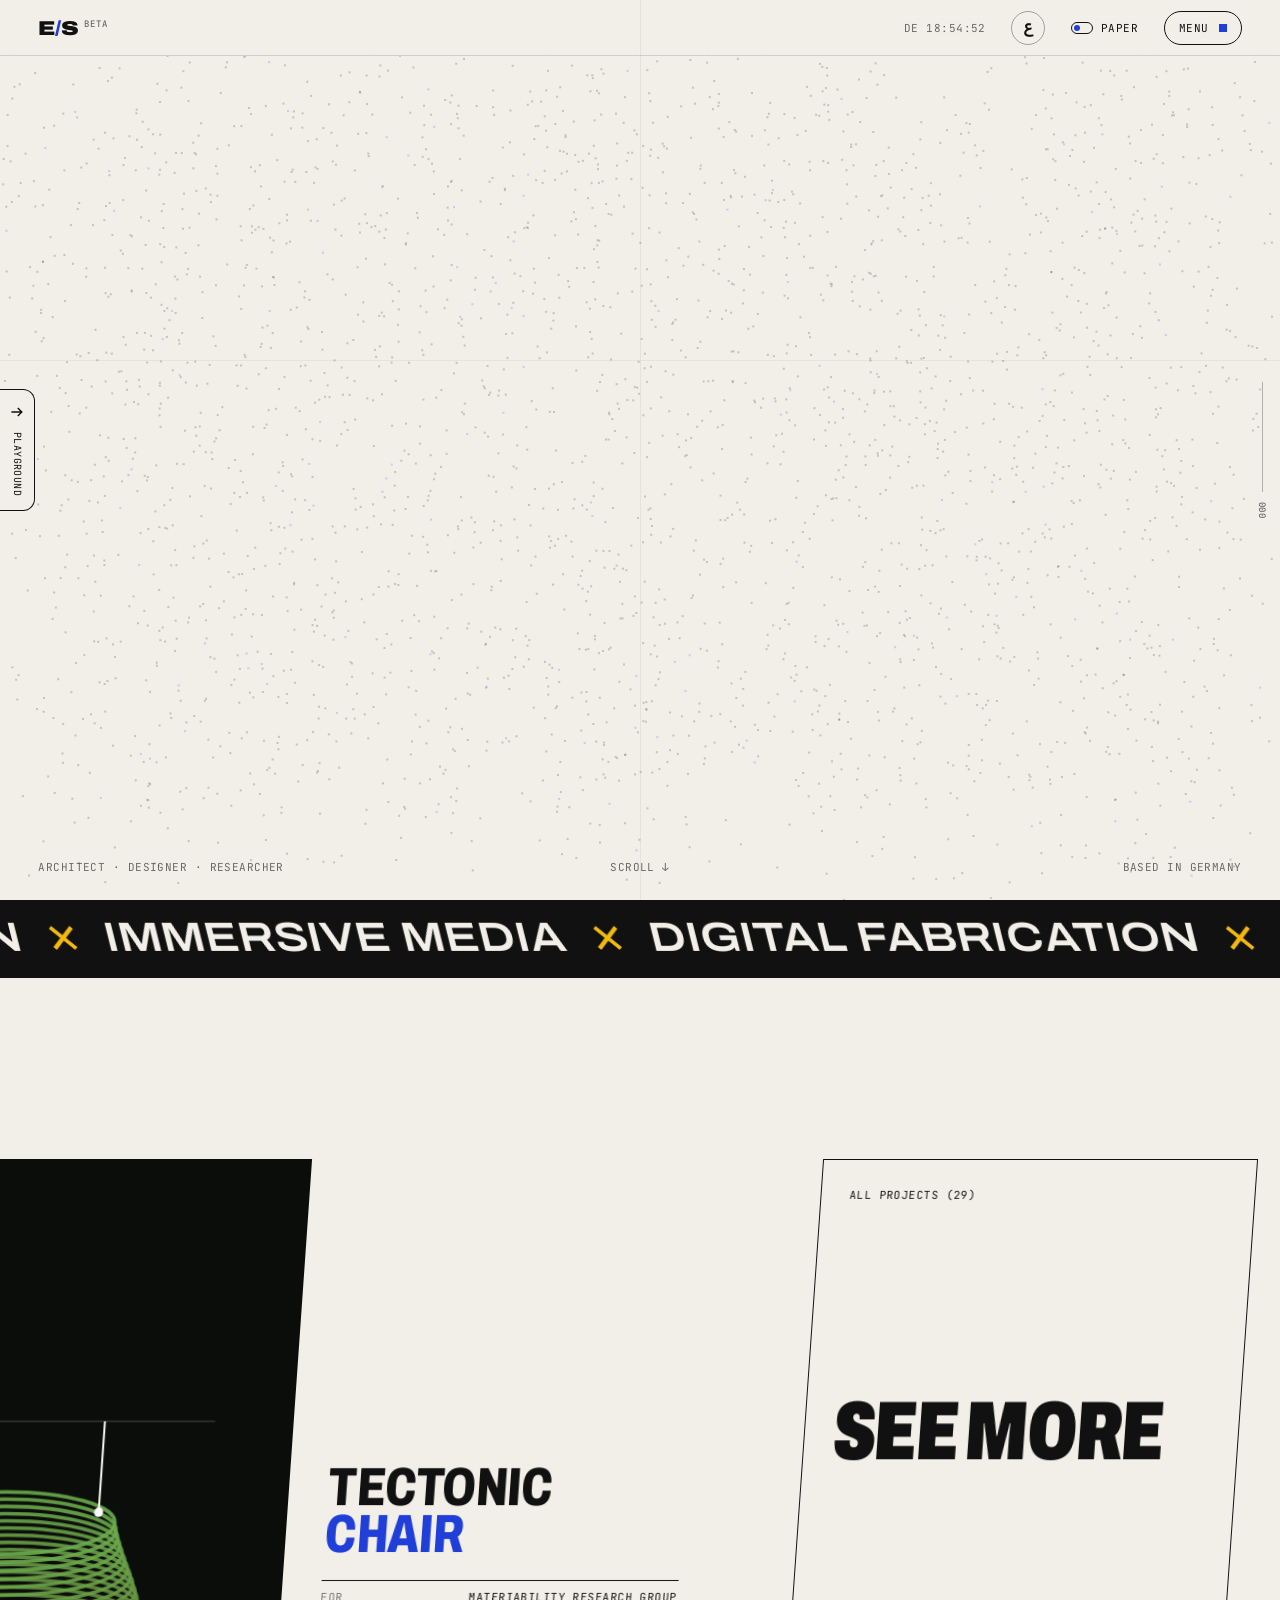
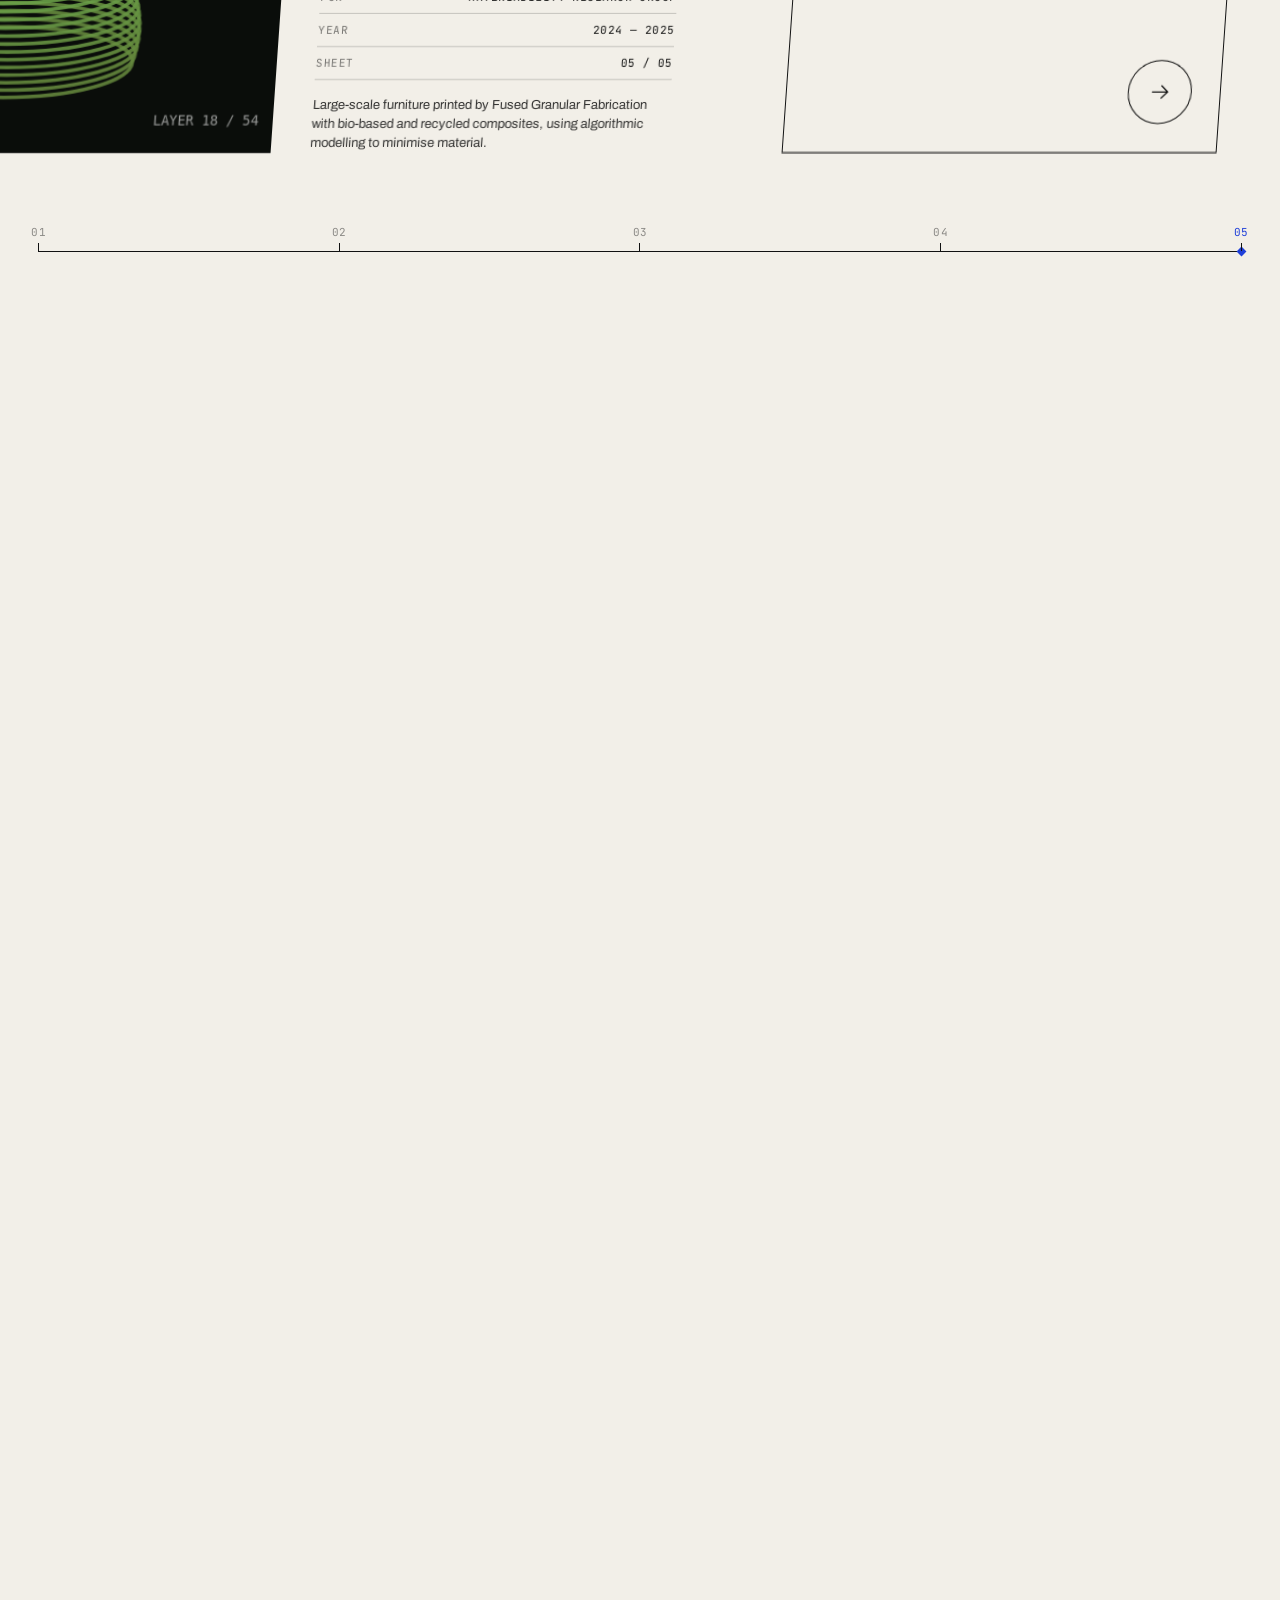
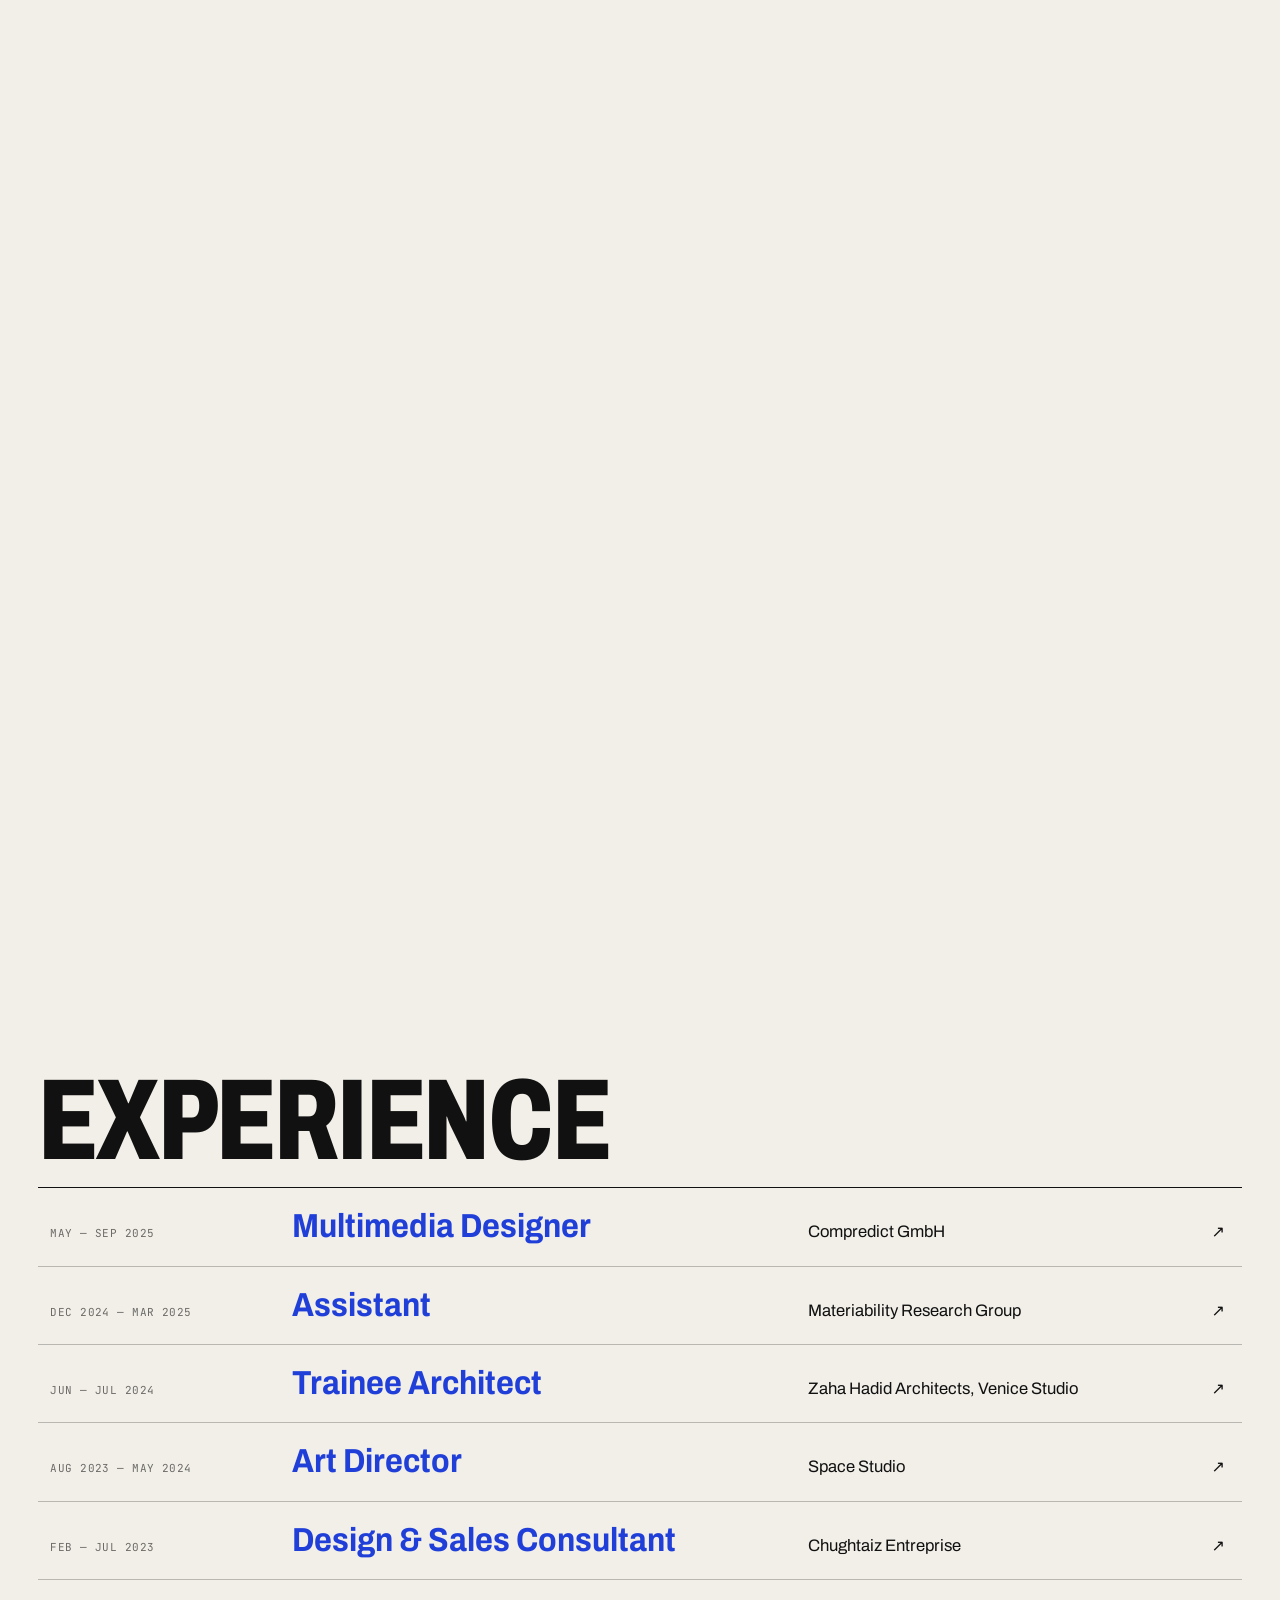
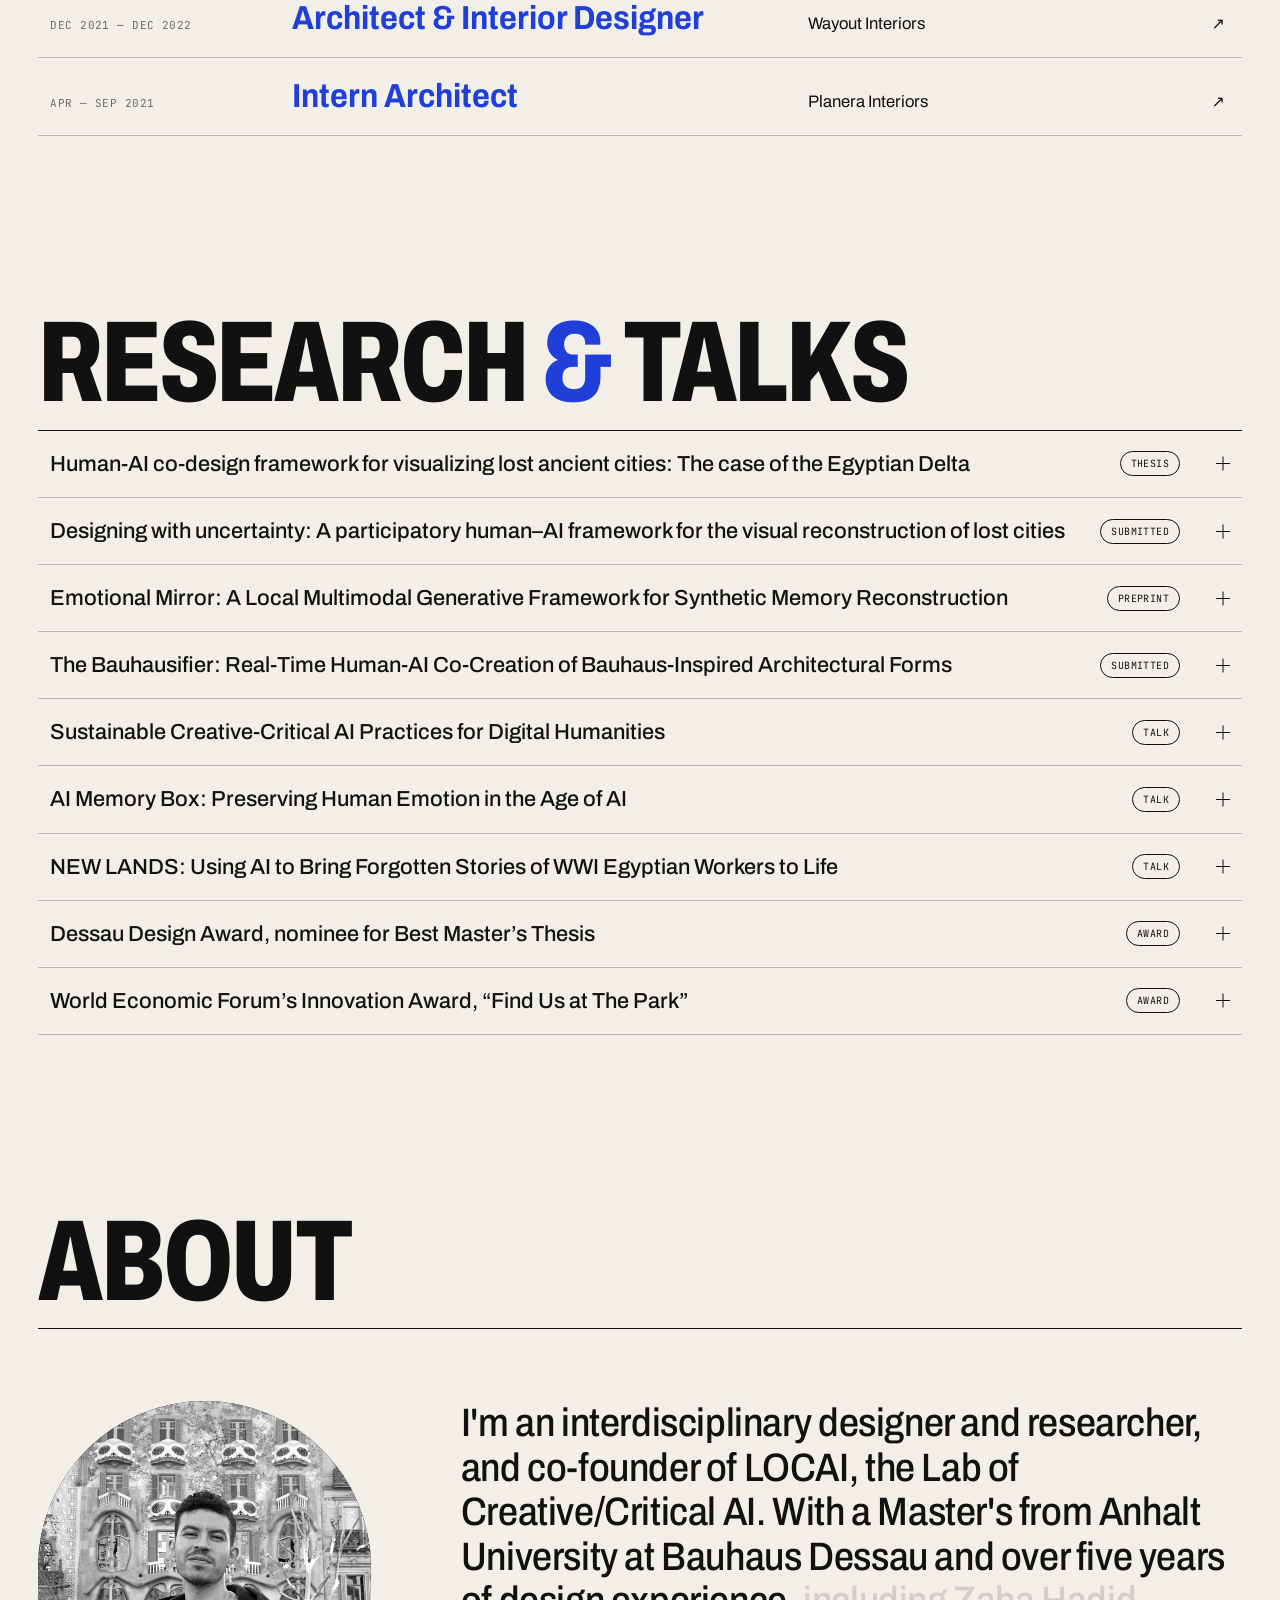
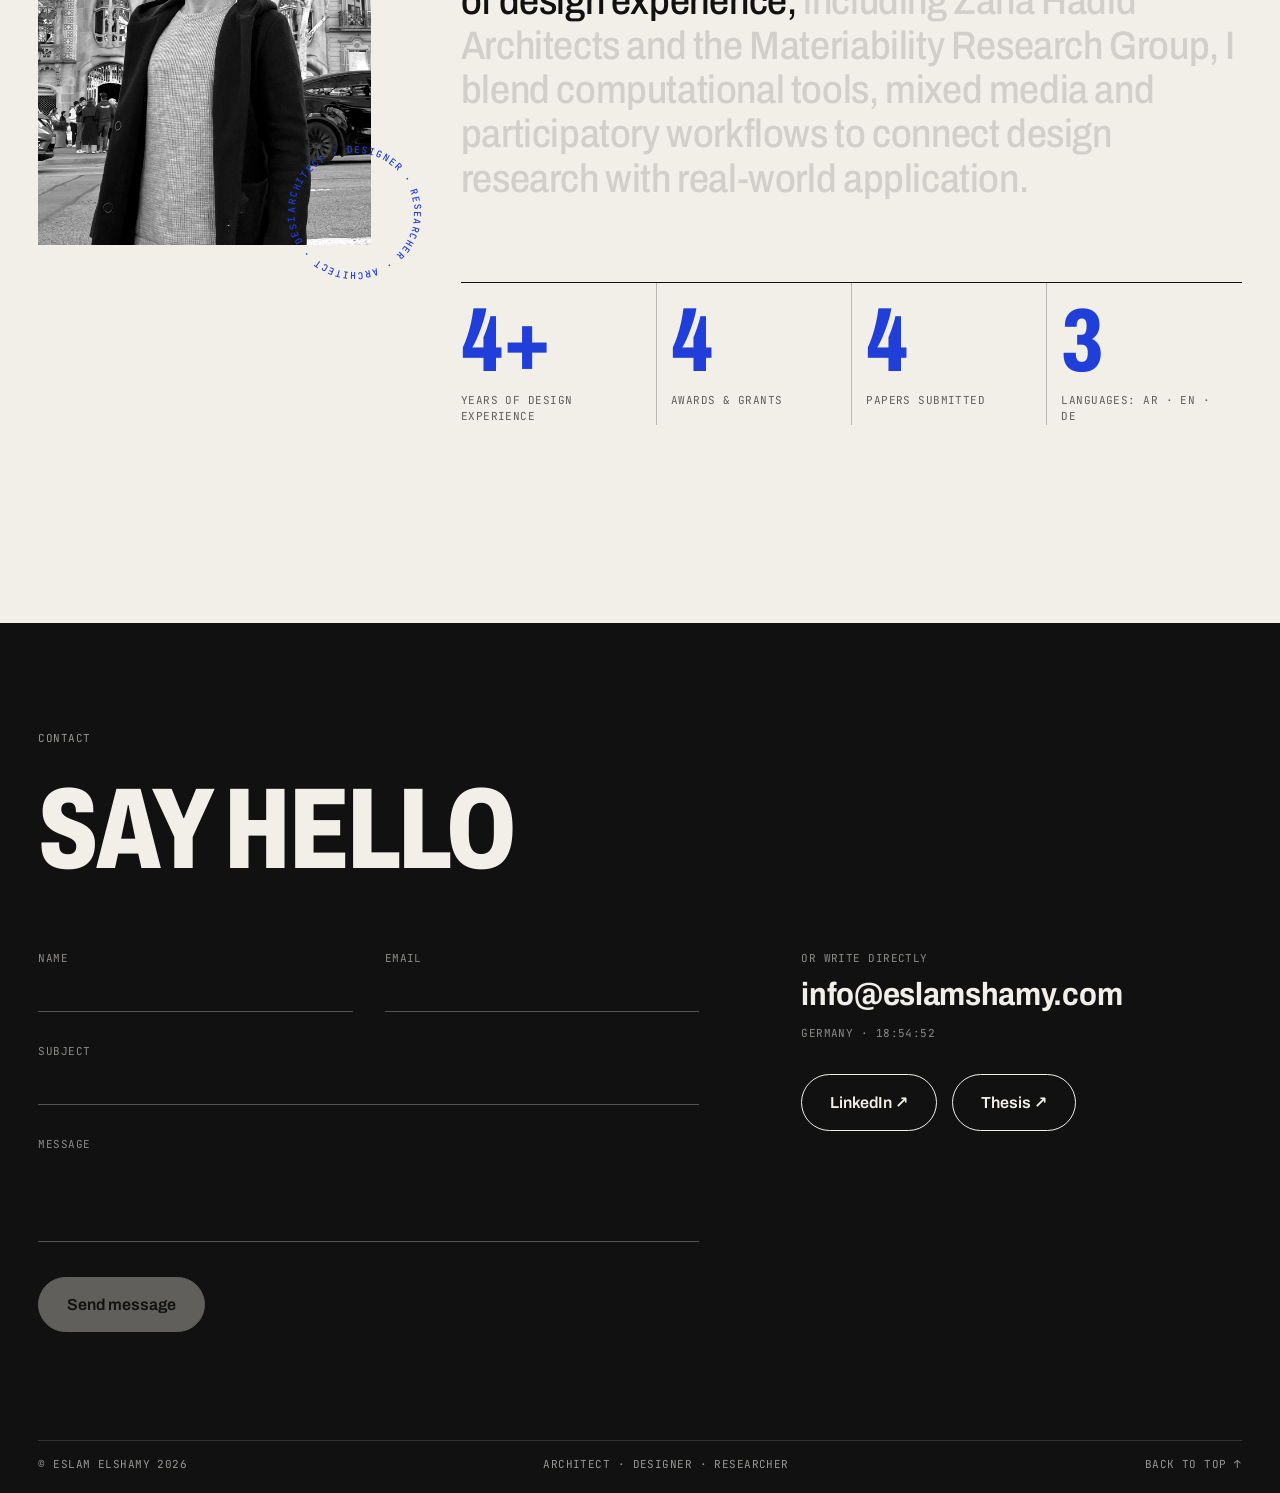
<file: index.html>
<!doctype html>
<html lang="en" dir="ltr">
<head>
<meta charset="utf-8">
<meta name="viewport" content="width=device-width, initial-scale=1">
<title>Eslam ElShamy — Architect, Designer, Researcher</title>
<meta name="description" content="Eslam ElShamy — architect, designer and researcher working on human-AI co-design, immersive media and digital fabrication. Based in Germany.">
<link rel="preconnect" href="https://fonts.googleapis.com">
<link rel="preconnect" href="https://fonts.gstatic.com" crossorigin>
<link href="https://fonts.googleapis.com/css2?family=Archivo:wdth,wght@62..125,100..900&family=JetBrains+Mono:wght@400;500&family=Readex+Pro:wght@300..700&display=swap" rel="stylesheet">
<link rel="stylesheet" href="style.css?v=56">
</head>
<body class="loading">

<div id="loader" aria-hidden="true">
  <div class="cols"><i></i><i></i><i></i><i></i><i></i></div>
  <div class="ld-top mono"><span data-i18n="ldName">Eslam ElShamy</span><span data-i18n="ldTitle">Portfolio 2026</span><span id="ldMsg">Plotting sheet</span></div>
  <div class="ld-bar"><i id="ldBar"></i></div>
  <div class="ld-num" id="ldNum">000</div>
</div>

<!-- Drafting cursor: crosshair, marker, and its live coordinates -->
<div id="xh" aria-hidden="true"><i class="hx"></i><i class="vx"></i></div>
<div id="cur" aria-hidden="true"><span id="curT"></span></div>
<div id="xy" class="mono" aria-hidden="true">0000, 0000</div>
<div id="chip" class="mono" aria-hidden="true"></div>
<div id="curtain" class="cols" aria-hidden="true"><i></i><i></i><i></i><i></i><i></i></div>
<div id="toast" class="mono" role="status"></div>

<!-- Scroll progress, on the edge of the sheet -->
<div id="rail" aria-hidden="true"><i><b id="railF"></b></i><span id="pct" class="mono">000</span></div>

<header id="nav">
  <a href="#hero" class="mark" dir="ltr">E<span>/</span>S<small class="beta">beta</small></a>
  <span class="mono nav-mid" id="secName"></span>
  <div class="nav-r">
    <span class="mono clock hide-m"><span dir="ltr">DE</span> <span class="clk" dir="ltr">00:00:00</span></span>
    <button id="lang" type="button" aria-label="Switch language / تغيير اللغة" data-i18n="langBtn">ع</button>
    <button id="theme" class="mono" type="button" aria-label="Switch sheet colour"><i></i><span id="themeT">Paper</span></button>
    <button id="menuBtn" class="mono" type="button" aria-expanded="false"><span id="menuT">Menu</span><b></b></button>
  </div>
</header>

<div id="menu" aria-hidden="true">
  <div class="cols"><i></i><i></i><i></i><i></i><i></i></div>
  <nav class="menu-in">
    <a href="projects.html" data-go><span data-i18n="nWork">Work</span></a>
    <a href="#experience"><span data-i18n="nXp">Experience</span></a>
    <a href="#research"><span data-i18n="nRes">Research</span></a>
    <a href="#about"><span data-i18n="nAbout">About</span></a>
    <a href="#contact"><span data-i18n="nContact">Contact</span></a>
  </nav>
  <div class="menu-foot mono"><a href="https://linkedin.com/in/eslamshamy" target="_blank" rel="noopener" data-i18n="linkedin">LinkedIn ↗</a><a href="https://www.eslamshamy.com" target="_blank" rel="noopener" data-i18n="website">Website ↗</a><a href="mailto:info@eslamshamy.com" dir="ltr">info@eslamshamy.com</a></div>
</div>

<!-- Side arrow to the hidden playground -->
<button id="pgTab" type="button" aria-expanded="false" aria-controls="pg" data-cursor="curPlay"><svg viewBox="0 0 20 20" fill="none" stroke="currentColor" stroke-width="1.8"><path d="M3 10h13M11 5l5 5-5 5"/></svg><span class="mono" data-i18n="pg">Playground</span></button>
<aside id="pg" aria-hidden="true" aria-label="Playground">
  <header class="pg-h"><div><h2 data-i18n="pg">Playground</h2><p class="mono" data-i18n="pgK"></p></div>
    <button id="pgClose" type="button" aria-label="Close playground"><svg viewBox="0 0 20 20" fill="none" stroke="currentColor" stroke-width="1.8"><path d="M17 10H4M9 5l-5 5 5 5"/></svg></button></header>
  <div class="pg-body"><nav class="pg-tabs" id="pgTabs" role="tablist"></nav>
    <div class="pg-stage"><div class="pg-cv"><canvas id="pgC"></canvas><canvas id="pgGL" hidden tabindex="0" aria-label="3D runner game"></canvas><div id="pgHud" class="mono"></div><div id="pgMsg"></div></div><div class="pg-bar"><div class="pg-ui" id="pgUi"></div><p class="mono pg-hint" id="pgHint"></p></div></div></div>
</aside>

<main>
  <!-- Front page: the name is a cloud of points that gathers, scatters under the pointer, and re-forms -->
  <section id="hero" data-sec="sIntro">
    <canvas id="pts" aria-hidden="true"></canvas>
    <h1 class="sr" data-i18n="name">Eslam ElShamy</h1>
    <div class="hero-c"><p class="tagline mono"></p></div>
    <div class="hero-b mono"><span data-i18n="roles">Architect · Designer · Researcher</span><span class="scroll" data-i18n="scroll">Scroll ↓</span><span class="hide-m" data-i18n="based">Based in Germany</span></div>
  </section>

  <div class="marquee" id="mq" aria-hidden="true"><div class="mq-in" id="mqIn"></div></div>

  <section id="work" data-sec="nWork">
    <div class="pin" id="pin">
      <div class="track" id="track">
        <div class="lead">
          <p class="mono" data-i18n="workK"></p>
          <h2 data-i18n-html="workH"></h2>
          <p class="mono" data-i18n="workHint"></p>
        </div>
        <a class="endcard" id="endcard" href="projects.html" data-cursor="curOpen" draggable="false">
          <span class="mono"><span data-i18n="seeMoreK"></span> (<span id="allN">16</span>)</span>
          <b data-i18n="seeMore">See more</b>
          <i class="go"><svg viewBox="0 0 40 40" fill="none" stroke="currentColor" stroke-width="2"><path d="M8 20h24M22 10l10 10-10 10"/></svg></i>
        </a>
      </div>
      <div class="ruler" id="ruler"><i id="rulerM"></i></div>
    </div>
  </section>

  <section id="experience" class="pad" data-sec="nXp">
    <header class="sh rv"><h2 data-i18n="xpH">Experience</h2><i></i></header>
    <div id="xp"></div>
  </section>

  <section id="research" class="pad" data-sec="nRes">
    <header class="sh rv"><h2 data-i18n-html="resH">Research <em>&amp;</em> talks</h2><i></i></header>
    <div id="rs"></div>
  </section>

  <section id="about" class="pad" data-sec="nAbout">
    <header class="sh rv"><h2 data-i18n="aboutH">About</h2><i></i></header>
    <div class="about">
      <div class="arch-wrap rv">
        <svg class="badge" viewBox="0 0 200 200" aria-hidden="true" dir="ltr"><defs><path id="circ" d="M100 100m-78 0a78 78 0 1 1 156 0a78 78 0 1 1-156 0"/></defs><text><textPath href="#circ">Architect · Designer · Researcher · Architect · Designer · Researcher · </textPath></text></svg>
        <div class="arch"><img src="assets/portrait.jpg" alt="Portrait of Eslam ElShamy" onerror="this.remove()"><div class="arch-ph"><b>ES</b><span class="mono" dir="ltr">assets/portrait.jpg</span></div></div>
      </div>
      <div>
        <p class="state" id="state"></p>
        <div class="stats">
          <div><b data-count="5" data-suf="+">0</b><span class="mono" data-i18n="s1"></span></div>
          <div><b data-count="5">0</b><span class="mono" data-i18n="s2"></span></div>
          <div><b data-count="4">0</b><span class="mono" data-i18n="s3"></span></div>
          <div><b data-count="3">0</b><span class="mono" data-i18n="s4"></span></div>
        </div>
      </div>
    </div>
  </section>

  <section id="contact" data-sec="nContact">
    <p class="mono" data-i18n="contactK">Contact</p>
    <h2 class="c-head" data-i18n="hello">Say hello</h2>
    <div class="c-grid">
      <form id="form" novalidate>
        <div class="f-row2">
          <label class="fld"><span class="mono" data-i18n="fName">Name</span><input name="name" autocomplete="name"><i></i></label>
          <label class="fld"><span class="mono" data-i18n="fEmail">Email</span><input name="email" type="email" autocomplete="email" dir="ltr"><i></i></label>
        </div>
        <label class="fld"><span class="mono" data-i18n="fSubject">Subject</span><input name="subject"><i></i></label>
        <label class="fld"><span class="mono" data-i18n="fMessage">Message</span><textarea name="message" rows="3"></textarea><i></i></label>
        <button type="submit" class="btn mag" id="send" disabled><span data-i18n="send">Send message</span></button>
      </form>
      <div class="c-side">
        <p class="mono dim" data-i18n="direct">Or write directly</p>
        <button type="button" id="mail" data-cursor="curCopy" dir="ltr">info@eslamshamy.com</button>
        <p class="mono dim"><span data-i18n="germany">Germany</span> · <span class="clk" dir="ltr">00:00:00</span></p>
        <div class="c-row">
          <a class="btn mag ghost" href="https://linkedin.com/in/eslamshamy" target="_blank" rel="noopener"><span data-i18n="linkedin">LinkedIn ↗</span></a>
          <a class="btn mag ghost" href="https://doi.org/10.25673/124351" target="_blank" rel="noopener"><span data-i18n="thesis">Thesis ↗</span></a>
        </div>
      </div>
    </div>
    <footer class="mono"><span data-i18n="copyright">© Eslam ElShamy 2026</span><span class="hide-m" data-i18n="roles">Architect · Designer · Researcher</span><a href="#hero" data-i18n="top">Back to top ↑</a></footer>
  </section>
</main>

<script src="scenes.js?v=56"></script>
<script src="scenes2.js?v=56"></script>
<script src="i18n.js?v=56"></script>
<script src="projects-data.js?v=56"></script>
<script src="playground.js?v=56"></script>
<script src="main.js?v=56"></script>
</body>
</html>
</file>
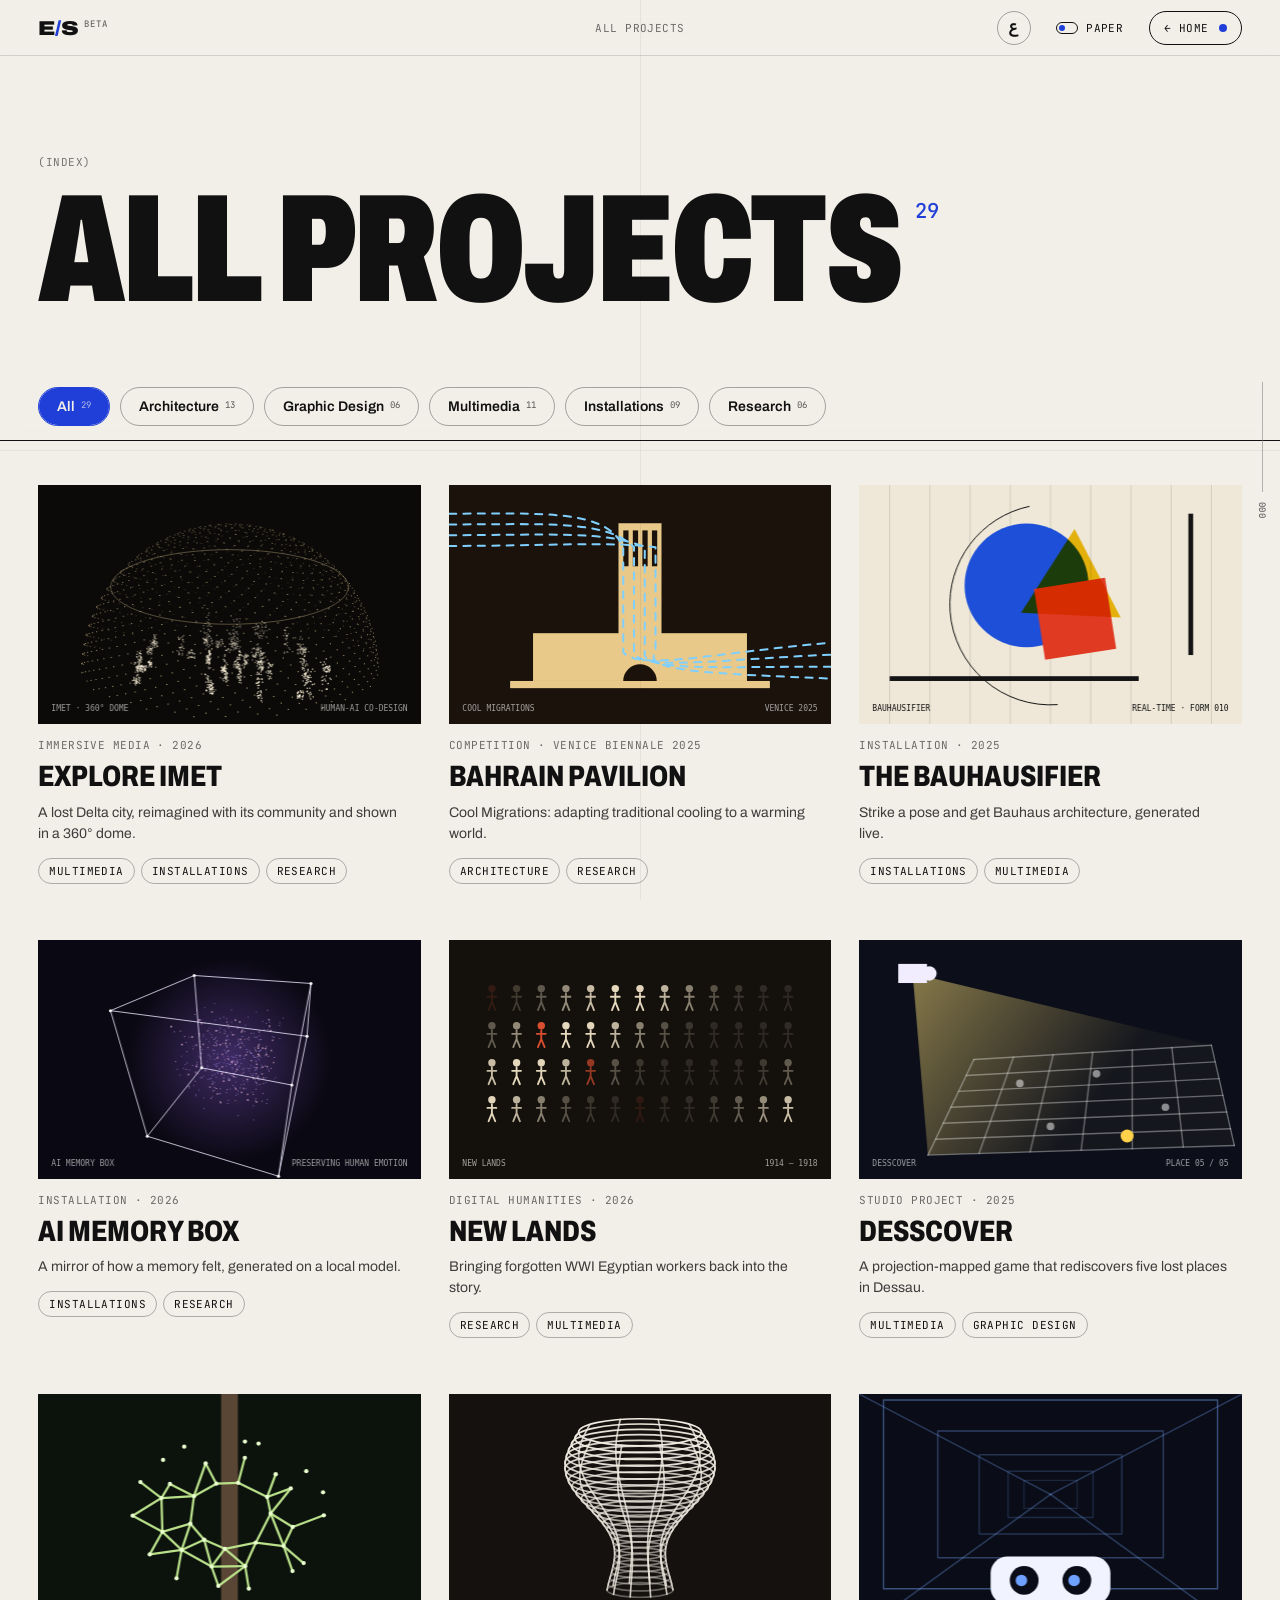
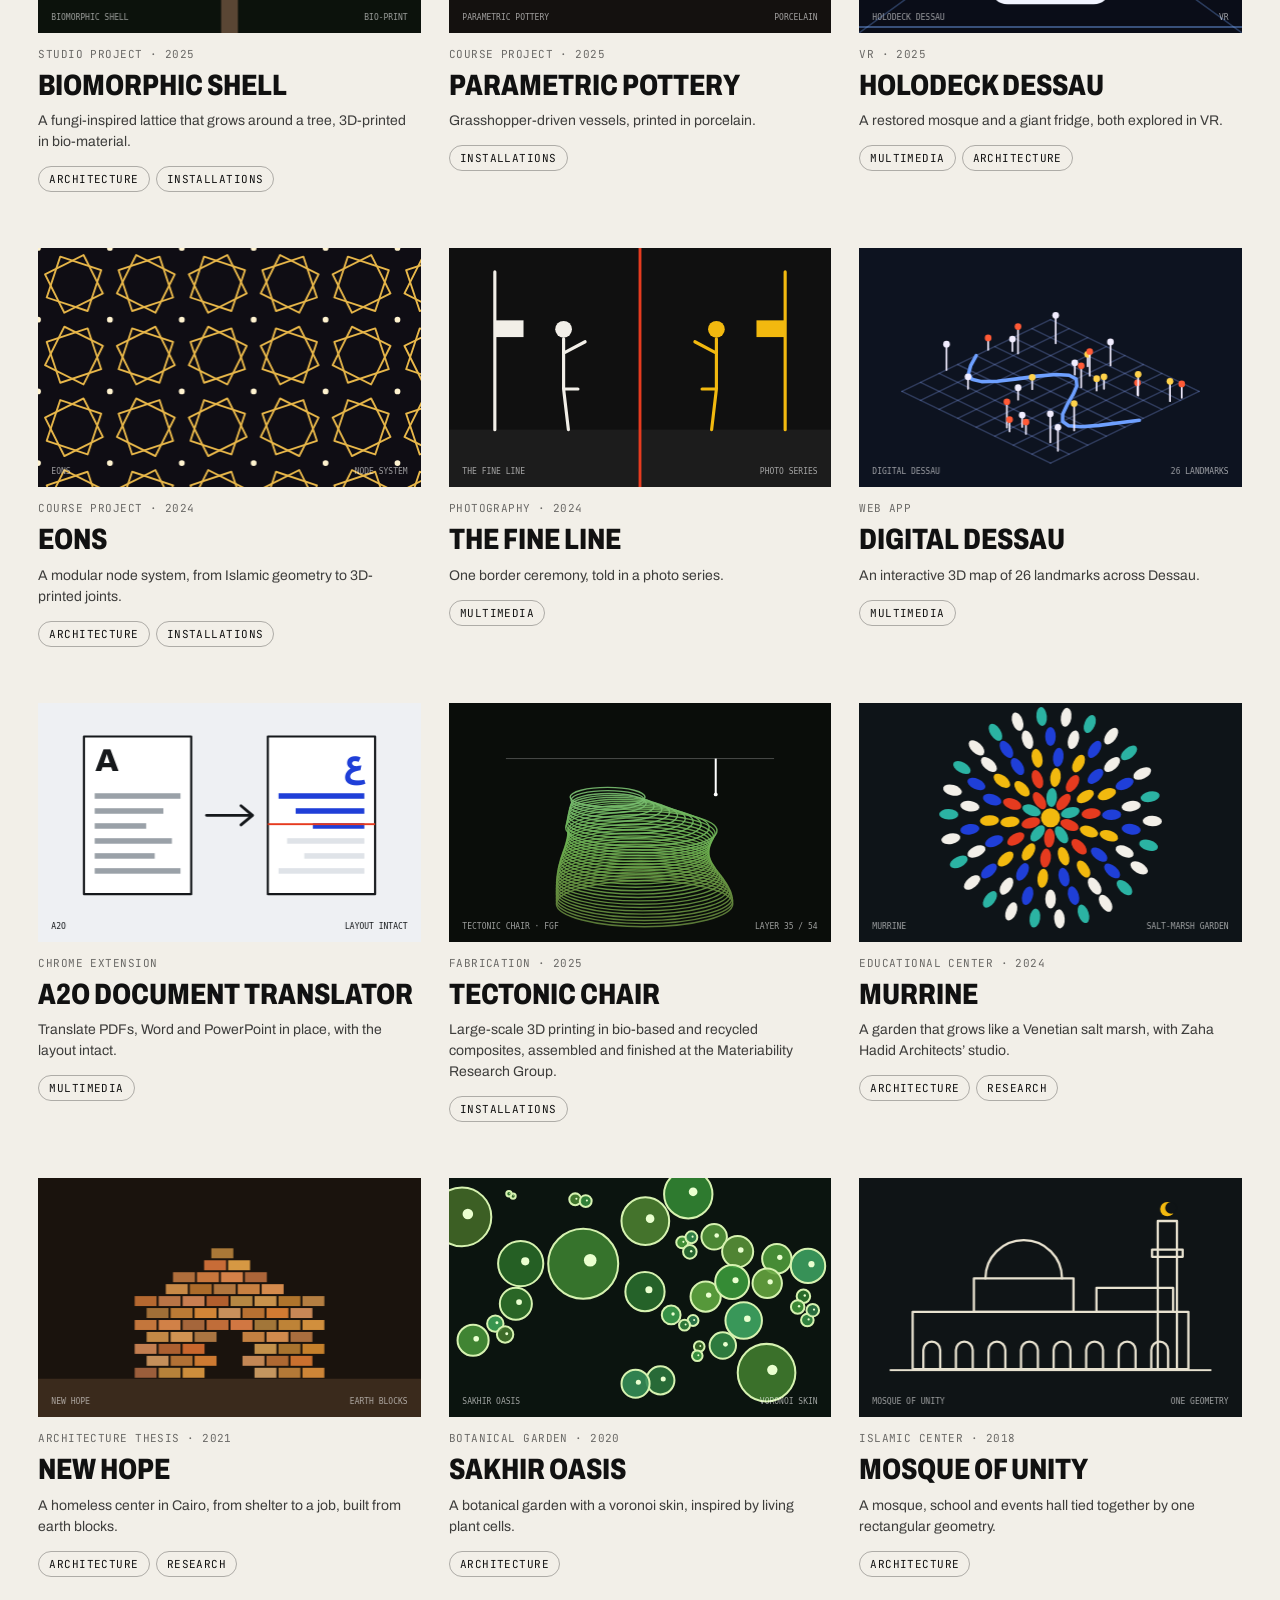
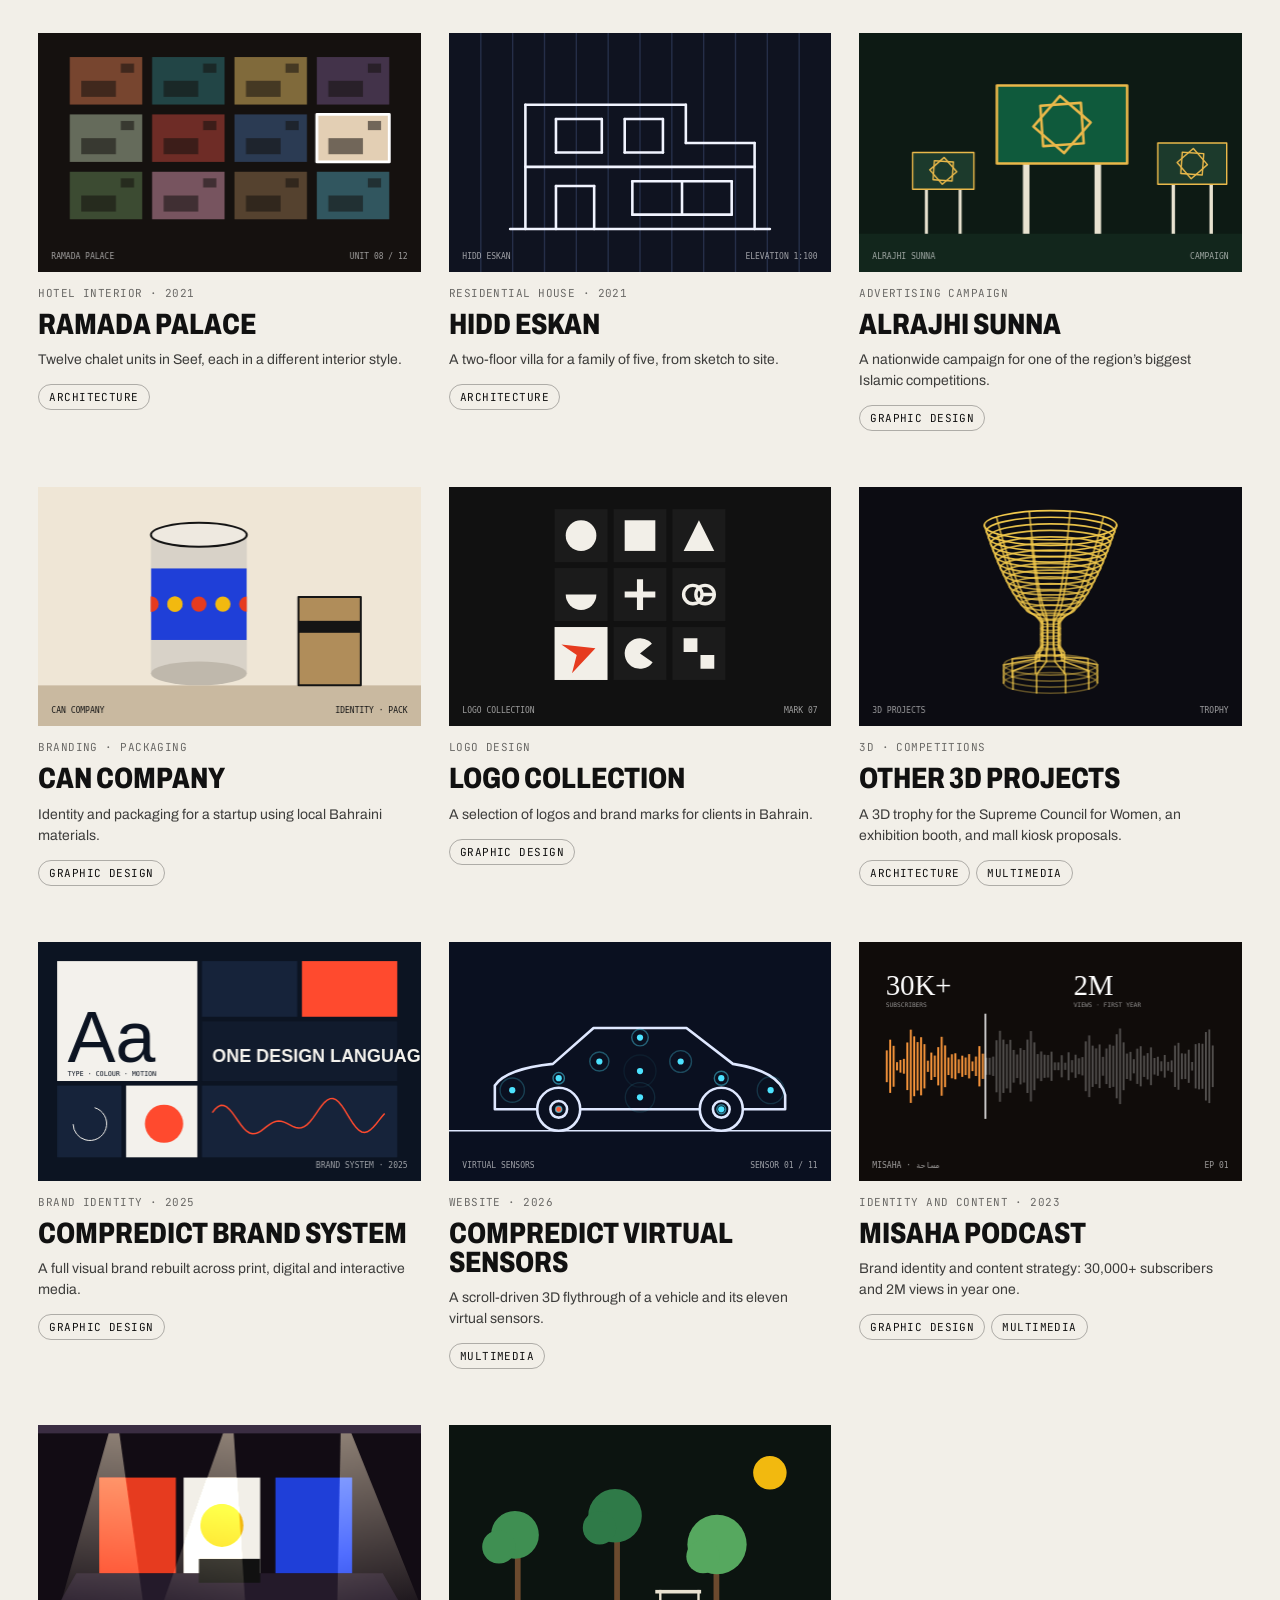
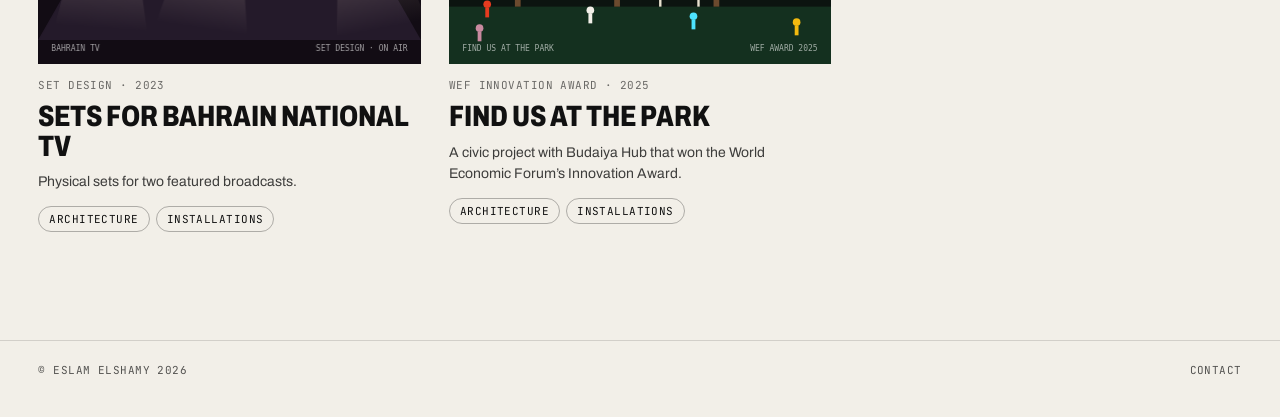
<file: case.html>
<!doctype html>
<html lang="en" dir="ltr">
<head>
<meta charset="utf-8">
<meta name="viewport" content="width=device-width, initial-scale=1">
<title>Case study — Eslam ElShamy</title>
<link rel="preconnect" href="https://fonts.googleapis.com">
<link rel="preconnect" href="https://fonts.gstatic.com" crossorigin>
<link href="https://fonts.googleapis.com/css2?family=Archivo:wdth,wght@62..125,100..900&family=JetBrains+Mono:wght@400;500&family=Readex+Pro:wght@300..700&display=swap" rel="stylesheet">
<link rel="stylesheet" href="style.css?v=56">
</head>
<body class="entering pp cs">

<div id="curtain" class="cols" aria-hidden="true"><i></i><i></i><i></i><i></i><i></i></div>
<div id="xh" aria-hidden="true"><i class="hx"></i><i class="vx"></i></div>
<div id="cur" aria-hidden="true"><span id="curT"></span></div>
<div id="xy" class="mono" aria-hidden="true">0000, 0000</div>
<div id="rail" aria-hidden="true"><i><b id="railF"></b></i><span id="pct" class="mono">000</span></div>

<header id="nav">
  <a href="index.html" class="mark leave" dir="ltr">E<span>/</span>S<small class="beta">beta</small></a>
  <span class="mono nav-mid" id="csName"></span>
  <div class="nav-r">
    <button id="lang" type="button" aria-label="Switch language / تغيير اللغة" data-i18n="langBtn">ع</button>
    <button id="theme" class="mono" type="button" aria-label="Switch sheet colour"><i></i><span id="themeT">Paper</span></button>
    <a id="menuBtn" class="mono leave" href="projects.html"><span data-i18n="caseBack">← Projects</span><b></b></a>
  </div>
</header>

<main id="cs"></main>
<footer class="pp-foot mono"><span data-i18n="copyright">© Eslam ElShamy 2026</span><a href="index.html#contact" class="leave" data-i18n="nContact">Contact</a></footer>

<!-- image viewer -->
<div id="lb" hidden role="dialog" aria-modal="true">
  <button type="button" id="lbX" aria-label="Close">✕</button>
  <button type="button" id="lbP" aria-label="Previous">←</button>
  <figure><img id="lbI" alt=""><figcaption class="mono" id="lbC"></figcaption></figure>
  <button type="button" id="lbN" aria-label="Next">→</button>
</div>

<script src="i18n.js?v=56"></script>
<script src="case-data.js?v=56"></script>
<script src="shell.js?v=56"></script>
<script src="case.js?v=56"></script>
</body>
</html>
</file>
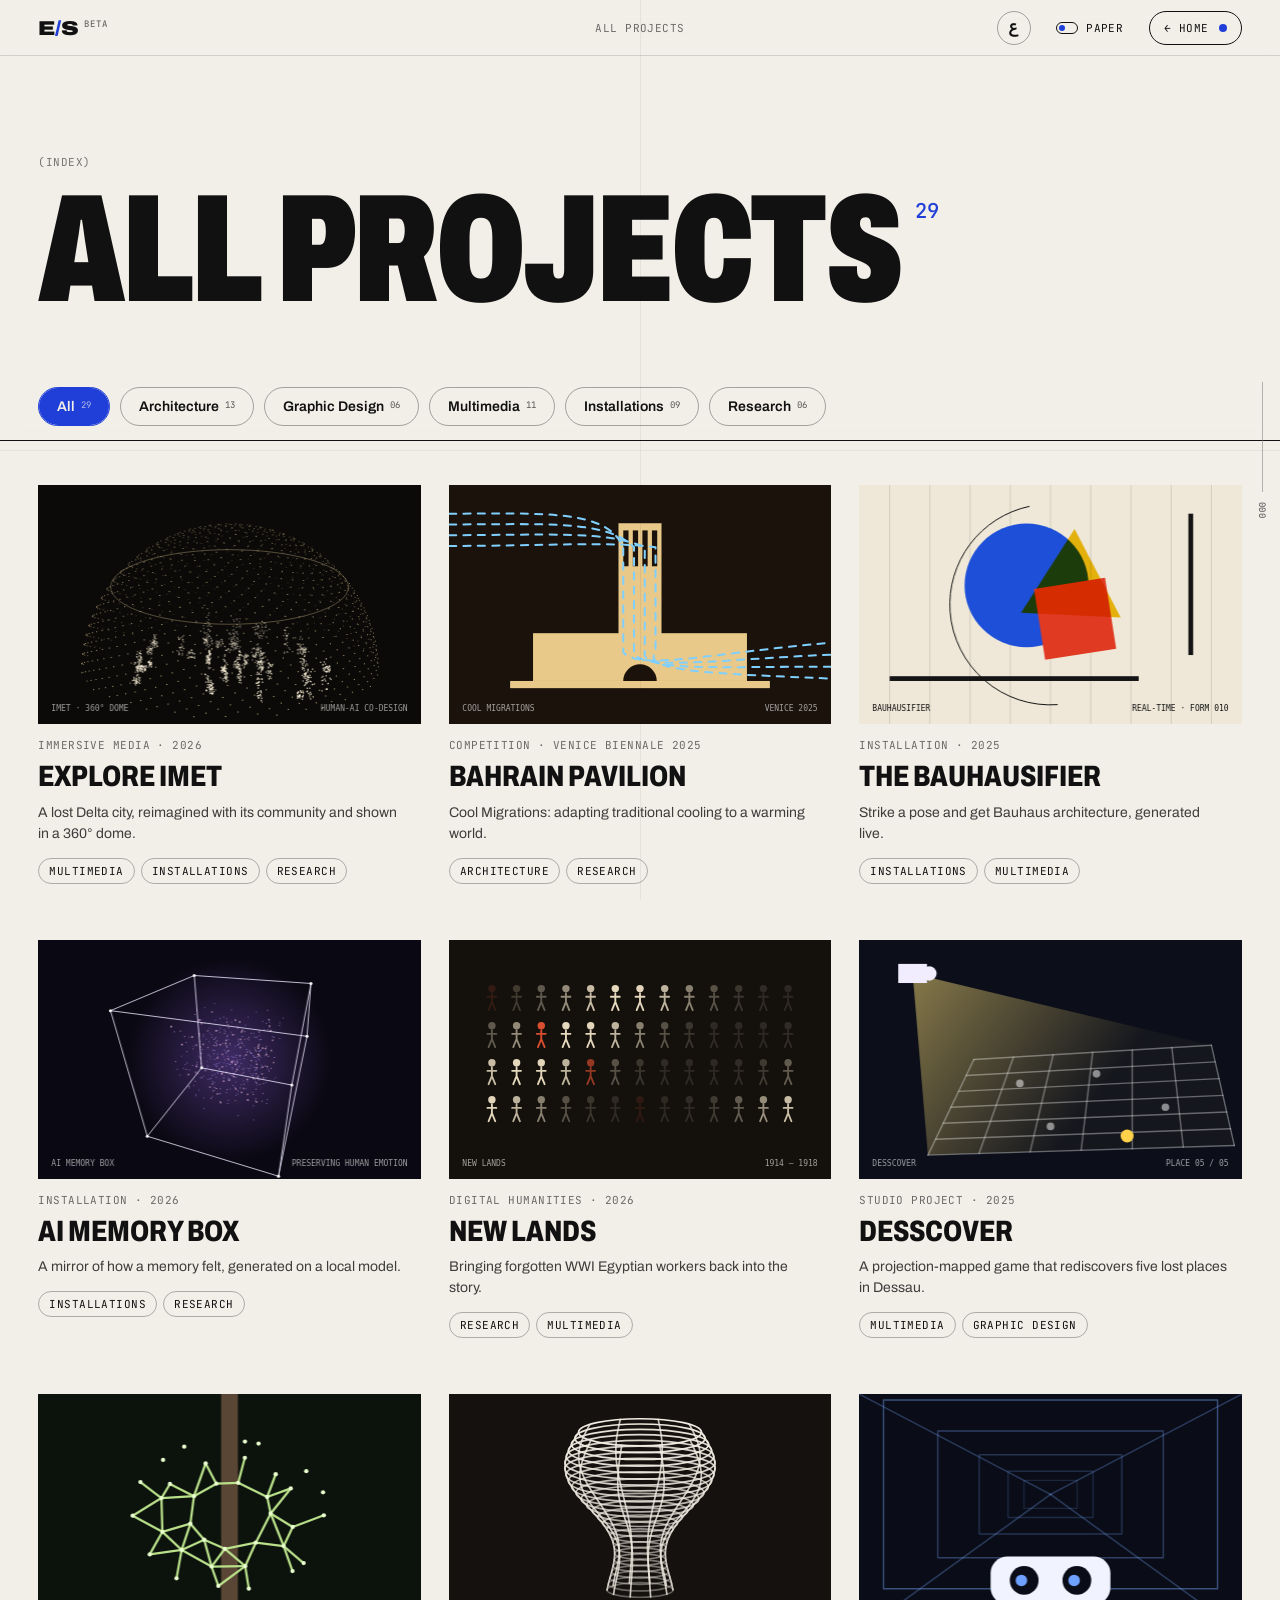
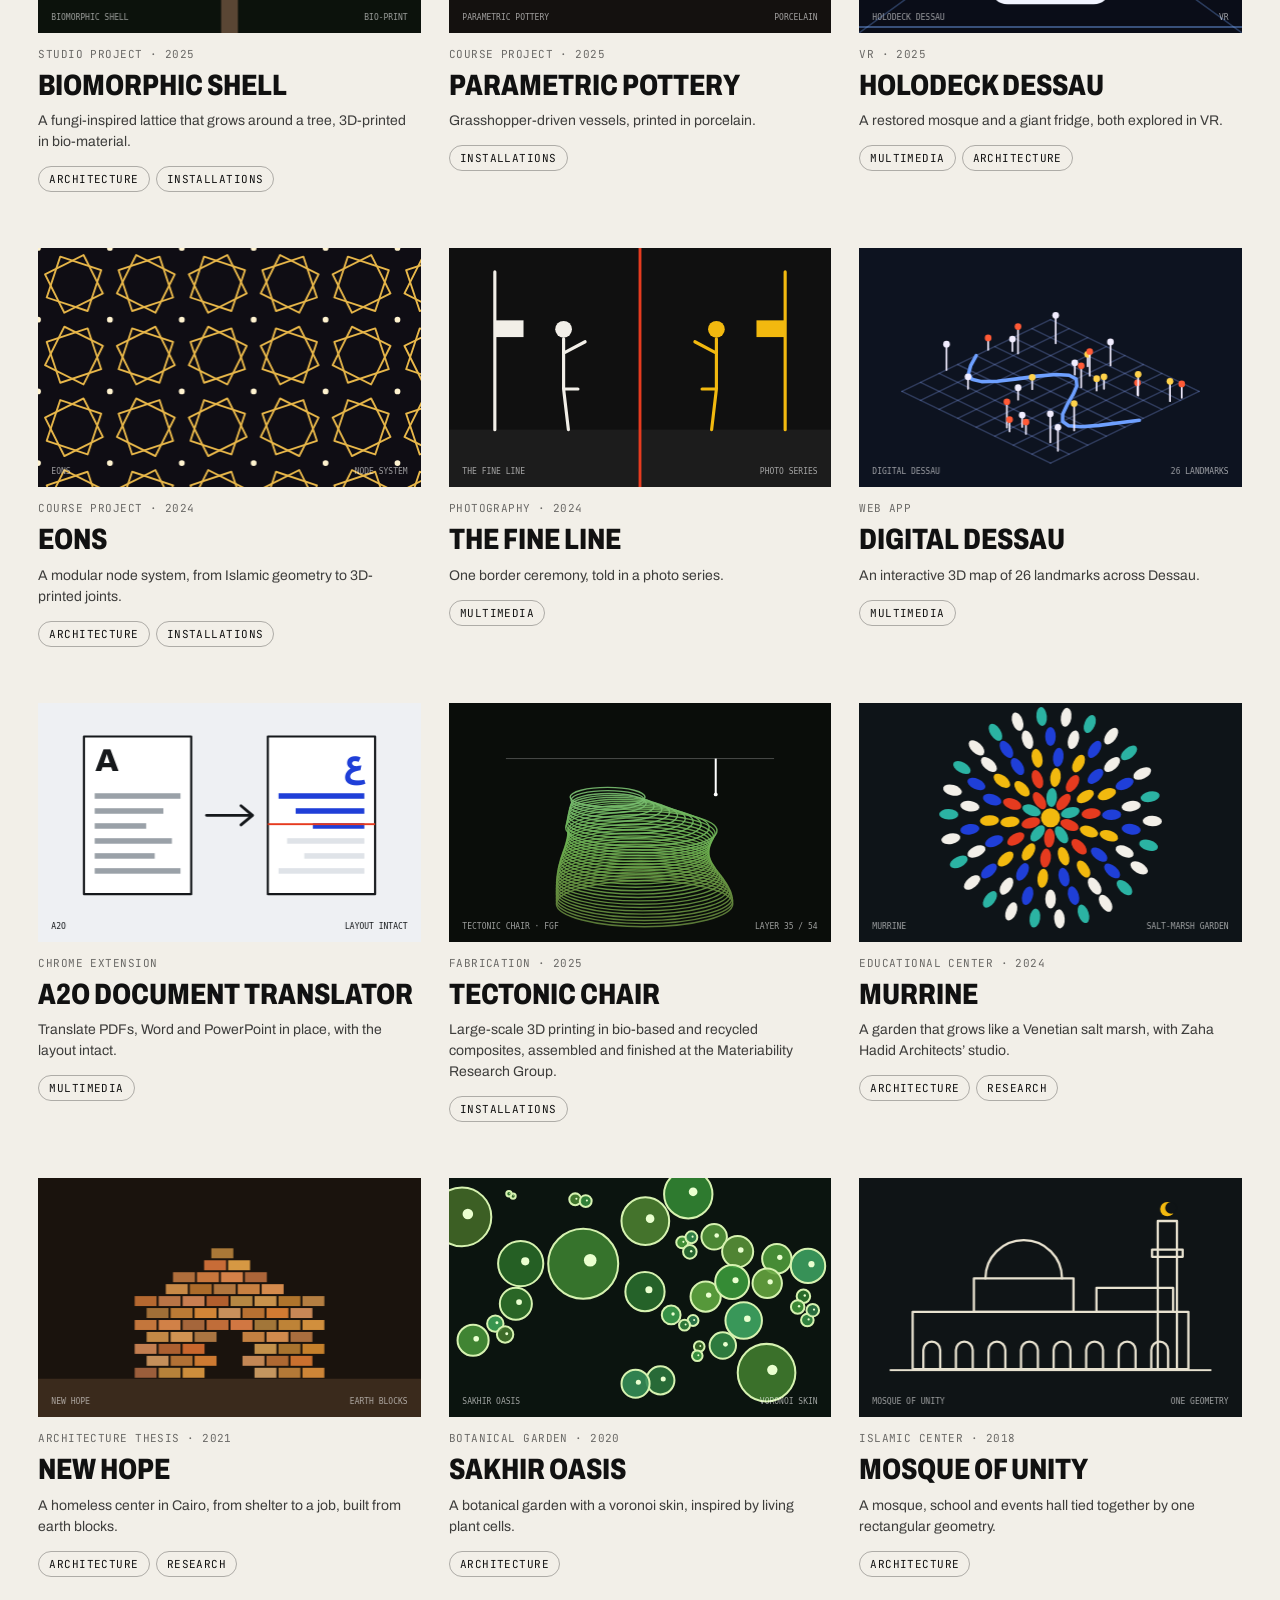
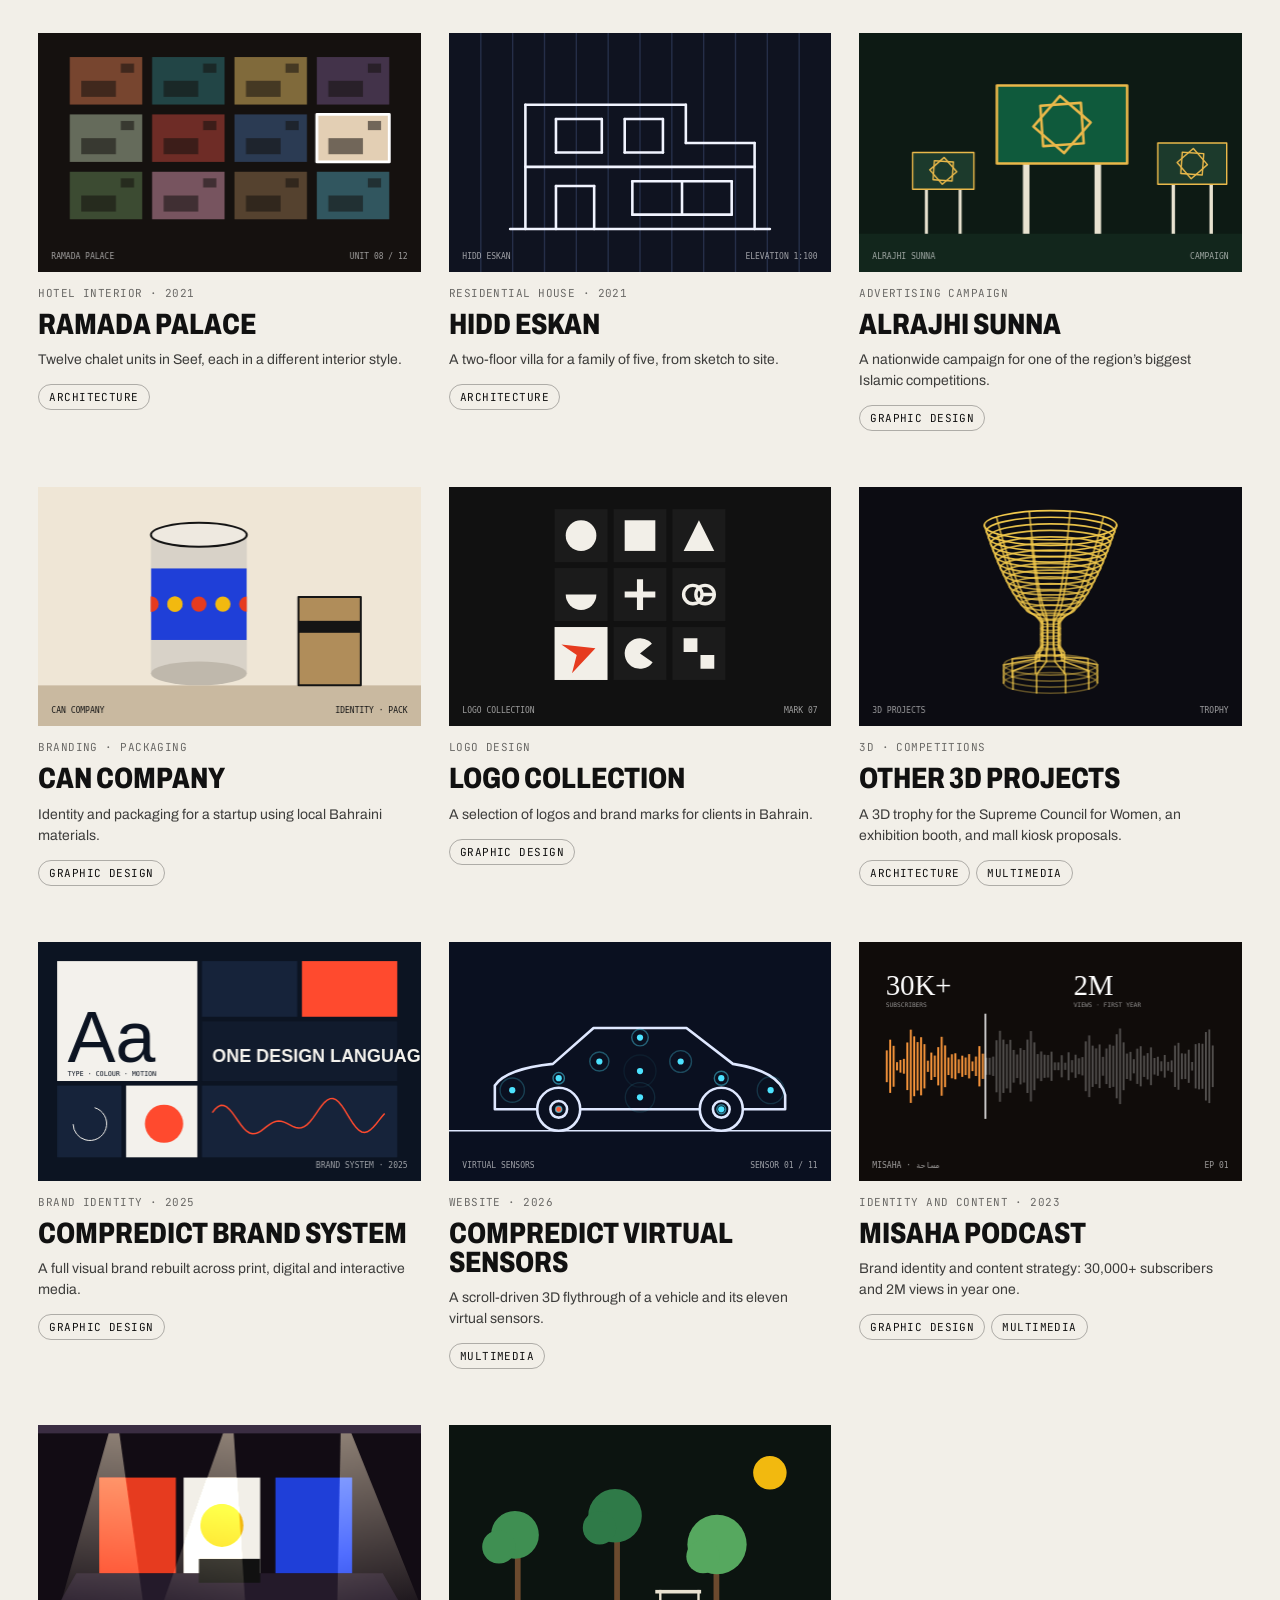
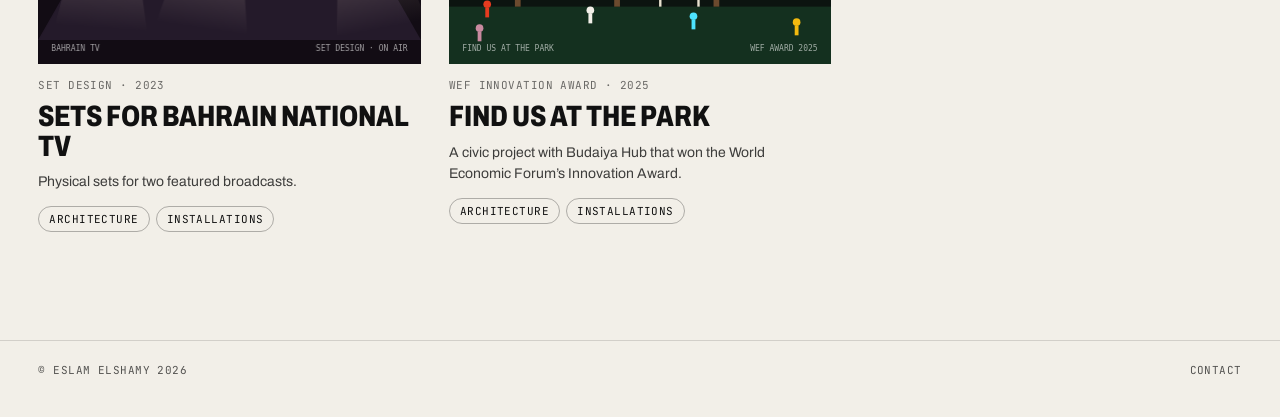
<file: projects.html>
<!doctype html>
<html lang="en" dir="ltr">
<head>
<meta charset="utf-8">
<meta name="viewport" content="width=device-width, initial-scale=1">
<title>Projects — Eslam ElShamy</title>
<meta name="description" content="All projects by Eslam ElShamy, filterable by category.">
<link rel="preconnect" href="https://fonts.googleapis.com">
<link rel="preconnect" href="https://fonts.gstatic.com" crossorigin>
<link href="https://fonts.googleapis.com/css2?family=Archivo:wdth,wght@62..125,100..900&family=JetBrains+Mono:wght@400;500&family=Readex+Pro:wght@300..700&display=swap" rel="stylesheet">
<link rel="stylesheet" href="style.css?v=56">
</head>
<body class="entering pp">

<div id="curtain" class="cols" aria-hidden="true"><i></i><i></i><i></i><i></i><i></i></div>
<div id="xh" aria-hidden="true"><i class="hx"></i><i class="vx"></i></div>
<div id="cur" aria-hidden="true"><span id="curT"></span></div>
<div id="xy" class="mono" aria-hidden="true">0000, 0000</div>
<div id="rail" aria-hidden="true"><i><b id="railF"></b></i><span id="pct" class="mono">000</span></div>

<header id="nav">
  <a href="index.html" class="mark leave" dir="ltr">E<span>/</span>S<small class="beta">beta</small></a>
  <span class="mono nav-mid" data-i18n="pTitle">All projects</span>
  <div class="nav-r">
    <button id="lang" type="button" aria-label="Switch language / تغيير اللغة" data-i18n="langBtn">ع</button>
    <button id="theme" class="mono" type="button" aria-label="Switch sheet colour"><i></i><span id="themeT">Paper</span></button>
    <a id="menuBtn" class="mono leave" href="index.html#work"><span data-i18n="home">← Home</span><b></b></a>
  </div>
</header>

<main>
  <section class="pp-head">
    <p class="mono dim" data-i18n="pIndex">(Index)</p>
    <h1><span data-i18n="pTitle">All projects</span><sup id="cnt" dir="ltr">16</sup></h1>
    <div class="filters" id="filters" role="group" aria-label="Filter by category"></div>
  </section>
  <section class="pgrid" id="grid"></section>
  <footer class="pp-foot mono"><span data-i18n="copyright">© Eslam ElShamy 2026</span><a href="index.html#contact" class="leave" data-i18n="nContact">Contact</a></footer>
</main>

<script src="scenes.js?v=56"></script>
<script src="scenes2.js?v=56"></script>
<script src="i18n.js?v=56"></script>
<script src="projects-data.js?v=56"></script>
<script src="shell.js?v=56"></script>
<script src="projects.js?v=56"></script>
</body>
</html>
</file>
<file: style.css>
:root { --bg: 242 239 232; --ink: 17 17 17; --red: 230 59 31; --blue: 31 63 216; --yel: 242 185 15; --hot: var(--blue);
  --e: cubic-bezier(.19, 1, .22, 1); --io: cubic-bezier(.76, 0, .24, 1); --pad: clamp(18px, 3vw, 48px); }
:root.blue { --bg: 18 44 198; --ink: 244 243 238; --hot: var(--yel); }

* { box-sizing: border-box; margin: 0; padding: 0; }
html { -webkit-text-size-adjust: 100%; }
body { background: rgb(var(--bg)); color: rgb(var(--ink)); font-family: 'Archivo', system-ui, sans-serif; font-variation-settings: 'wdth' 100; overflow-x: clip; -webkit-font-smoothing: antialiased; }
body.loading, body.menu { overflow: hidden; }
a { color: inherit; text-decoration: none; } button { font: inherit; color: inherit; background: none; border: 0; cursor: pointer; }
.mono { font-family: 'JetBrains Mono', ui-monospace, monospace; font-size: 11px; letter-spacing: .04em; text-transform: uppercase; }
::selection { background: rgb(var(--hot)); color: rgb(var(--bg)); }
@media (hover: hover) and (pointer: fine) { body, a, button { cursor: none; } }
@media (max-width: 767px) { .hide-m { display: none !important; } }

/* theme wipe */
::view-transition-old(root), ::view-transition-new(root) { animation: none; mix-blend-mode: normal; }
::view-transition-new(root) { animation: wipe .9s var(--io); }
@keyframes wipe { from { clip-path: circle(0 at var(--tx, 50%) var(--ty, 0%)); } to { clip-path: circle(150vmax at var(--tx, 50%) var(--ty, 0%)); } }

/* ---------- loader ---------- */
#loader { position: fixed; inset: 0; z-index: 1000; color: rgb(var(--bg)); pointer-events: none; }
.cols { position: absolute; inset: 0; display: grid; grid-template-columns: repeat(5, 1fr); }
.cols i { background: rgb(var(--ink)); transform-origin: top; transition: transform 1s var(--io); margin-right: -1px; }
#loader.done .cols i { transform: scaleY(0); }
.cols i:nth-child(2) { transition-delay: .07s; } .cols i:nth-child(3) { transition-delay: .14s; } .cols i:nth-child(4) { transition-delay: .21s; } .cols i:nth-child(5) { transition-delay: .28s; }
.ld-top { position: absolute; top: var(--pad); left: var(--pad); right: var(--pad); display: flex; justify-content: space-between; transition: opacity .3s; }
.ld-bar { position: absolute; left: var(--pad); right: var(--pad); bottom: calc(var(--pad) + 22vw); height: 1px; background: rgb(var(--bg) / .25); transition: opacity .3s; }
.ld-bar i { display: block; height: 100%; width: 100%; background: rgb(var(--bg)); transform: scaleX(0); transform-origin: left; }
.ld-num { position: absolute; left: var(--pad); bottom: calc(var(--pad) - 2vw); font-size: 24vw; line-height: .8; font-weight: 800; font-variation-settings: 'wdth' 70; letter-spacing: -.03em; transition: transform .7s var(--io), opacity .3s .2s; }
#loader.done .ld-top, #loader.done .ld-bar { opacity: 0; } #loader.done .ld-num { transform: translateY(-40%); opacity: 0; }

/* ---------- cursor ---------- */
#xh i { position: fixed; z-index: 890; background: rgb(var(--ink) / .09); pointer-events: none; }
#xh .hx { left: 0; right: 0; top: 0; height: 1px; } #xh .vx { top: 0; bottom: 0; left: 0; width: 1px; }
#cur { position: fixed; top: 0; left: 0; z-index: 900; pointer-events: none; opacity: 0; }
#cur span { position: absolute; top: 0; left: 0; display: grid; place-items: center; width: 10px; height: 10px; transform: translate(-50%, -50%); background: rgb(var(--hot)); color: rgb(var(--bg));
  font: 500 10px 'JetBrains Mono', monospace; letter-spacing: .06em; text-transform: uppercase; white-space: nowrap; overflow: hidden; text-indent: -99px;
  transition: width .45s var(--e), height .45s var(--e), border-radius .45s var(--e), background .3s; }
#cur.on { opacity: 1; }
#cur.link span { width: 34px; height: 34px; border-radius: 50%; background: rgb(var(--hot) / .5); }
#cur.tag span { width: 78px; height: 78px; border-radius: 50%; text-indent: 0; }
#cur.down span { width: 6px; height: 6px; }
#chip { position: fixed; top: 0; left: 0; z-index: 880; pointer-events: none; padding: 9px 14px; background: rgb(var(--hot)); color: rgb(var(--bg)); opacity: 0; transition: opacity .25s; will-change: transform; }
#chip.on { opacity: 1; }
#toast { position: fixed; left: 50%; bottom: 60px; z-index: 950; padding: 12px 18px; background: rgb(var(--ink)); color: rgb(var(--bg)); transform: translate(-50%, 200%); opacity: 0; transition: transform .6s var(--e), opacity .3s; }
#toast.on { transform: translate(-50%, 0); opacity: 1; }
@media (hover: none), (pointer: coarse) { #xh, #cur, #chip { display: none; } }

/* ---------- nav ---------- */
#nav { position: fixed; top: 0; left: 0; right: 0; z-index: 800; height: 56px; padding: 0 var(--pad); display: flex; align-items: center; justify-content: space-between;
  background: rgb(var(--bg) / .82); backdrop-filter: blur(10px); -webkit-backdrop-filter: blur(10px); border-bottom: 1px solid rgb(var(--ink) / .14); transition: transform .6s var(--e); }
#nav.hide { transform: translateY(-100%); }
.mark { font-weight: 900; font-size: 20px; letter-spacing: -.02em; font-variation-settings: 'wdth' 125; } .mark span { color: rgb(var(--hot)); display: inline-block; transition: transform .5s var(--e); }
.mark:hover span { transform: rotate(180deg) scale(1.3); }
.nav-mid { position: absolute; left: 50%; transform: translateX(-50%); opacity: .6; }
.nav-r { display: flex; align-items: center; gap: clamp(14px, 2vw, 30px); }
.clock { opacity: .6; font-variant-numeric: tabular-nums; }
#theme { display: flex; align-items: center; gap: 8px; }
#theme i { width: 22px; height: 12px; border: 1px solid currentColor; border-radius: 12px; position: relative; }
#theme i::after { content: ''; position: absolute; top: 2px; left: 2px; width: 6px; height: 6px; border-radius: 50%; background: rgb(var(--hot)); transition: transform .5s var(--e); }
.blue #theme i::after { transform: translateX(10px); }
#menuBtn { display: flex; align-items: center; gap: 10px; padding: 9px 14px; border: 1px solid rgb(var(--ink)); border-radius: 30px; transition: background .3s, color .3s; }
#menuBtn:hover, body.menu #menuBtn { background: rgb(var(--ink)); color: rgb(var(--bg)); }
#menuBtn b { width: 8px; height: 8px; background: rgb(var(--hot)); transition: transform .6s var(--e), border-radius .6s; }
body.menu #menuBtn b { transform: rotate(135deg); border-radius: 50%; }

/* ---------- menu ---------- */
#menu { position: fixed; inset: 0; z-index: 700; visibility: hidden; color: rgb(var(--bg)); transition: visibility 0s 1s; }
#menu .cols i { transform: scaleY(0); }
body.menu #menu { visibility: visible; transition-delay: 0s; } body.menu #menu .cols i { transform: none; }
.menu-in { position: absolute; left: var(--pad); right: var(--pad); top: 50%; transform: translateY(-50%); display: flex; flex-direction: column; }
.menu-in a { display: flex; align-items: baseline; gap: 2vw; overflow: hidden; font-size: clamp(44px, 9.5vh, 120px); line-height: 1.02; font-weight: 800; text-transform: uppercase; font-variation-settings: 'wdth' 80; border-bottom: 1px solid rgb(var(--bg) / .18);
  transition: font-variation-settings .6s var(--e), padding .6s var(--e), color .3s; }
.menu-in a > * { transform: translateY(110%); transition: transform .5s var(--io); }
body.menu .menu-in a > * { transform: none; transition: transform 1s var(--e); transition-delay: calc(.35s + var(--i) * .06s); }
.menu-in a:hover { font-variation-settings: 'wdth' 125; padding-left: 2vw; color: rgb(var(--yel)); }
.menu-in small { opacity: .6; width: 3em; }
.menu-foot { position: absolute; left: var(--pad); right: var(--pad); bottom: var(--pad); display: flex; gap: 30px; flex-wrap: wrap; opacity: 0; transition: opacity .3s; }
body.menu .menu-foot { opacity: .8; transition: opacity .6s .8s; }
.menu-foot a:hover { color: rgb(var(--yel)); }

/* ---------- marquee ---------- */
.marquee { border-block: 1px solid rgb(var(--ink)); overflow: hidden; padding: 14px 0; background: rgb(var(--ink)); color: rgb(var(--bg)); }
.mq-in { display: flex; white-space: nowrap; will-change: transform; font-size: clamp(22px, 3.2vw, 48px); font-weight: 600; text-transform: uppercase; font-variation-settings: 'wdth' 120; }
.mq-in span { padding-right: .6em; } .mq-in i { font-style: normal; color: rgb(var(--yel)); padding-right: .6em; display: inline-block; }

/* ---------- work ---------- */
#work { position: relative; }
.pin { position: sticky; top: 0; height: 100vh; height: 100svh; overflow: hidden; padding-top: 56px; display: flex; align-items: center; }
.pin.drag { user-select: none; }
.track { display: flex; align-items: center; gap: 9vw; padding: 0 12vw 0 var(--pad); will-change: transform; }
.lead { flex: none; width: 34vw; }
.lead h2 { font-size: 13vw; line-height: .8; font-weight: 900; text-transform: uppercase; font-variation-settings: 'wdth' 68; margin: 3vh 0; letter-spacing: -.02em; }
.lead p { opacity: .65; }
.card { position: relative; flex: none; width: 74vw; height: 66vh; display: grid; grid-template-columns: 1.55fr 1fr; gap: 3vw; }
.num { position: absolute; z-index: 3; top: -9vh; left: -3.5vw; font-size: 22vh; line-height: 1; font-weight: 900; font-variation-settings: 'wdth' 70; color: transparent; -webkit-text-stroke: 1.5px rgb(var(--ink)); pointer-events: none; will-change: transform; }
.card:nth-child(3n+2) .num { -webkit-text-stroke-color: rgb(var(--hot)); }
.frame { position: relative; display: block; overflow: hidden; background: #0d0d0d; clip-path: inset(100% 0 0 0); transition: clip-path 1.3s var(--io); transform: perspective(1200px) rotateX(var(--rx, 0deg)) rotateY(var(--ry, 0deg)); will-change: transform; }
.card.in .frame { clip-path: inset(0); }
.frame canvas { position: absolute; inset: 0; width: 100%; height: 100%; transform: scale(1.25); transition: transform 1.6s var(--e); }
.card.in .frame canvas { transform: scale(1.02); } .card.in .frame:hover canvas { transform: scale(1.1); }
.frame .tag { position: absolute; left: 0; bottom: 0; padding: 10px 14px; background: rgb(var(--hot)); color: rgb(var(--bg)); transform: translateY(101%); transition: transform .5s var(--e); }
.frame:hover .tag { transform: none; }
.info { display: flex; flex-direction: column; justify-content: flex-end; min-width: 0; }
.info h3 { font-size: clamp(30px, 4.2vw, 76px); line-height: .88; font-weight: 800; text-transform: uppercase; font-variation-settings: 'wdth' 75; letter-spacing: -.01em; overflow-wrap: anywhere; }
.info h3 span { display: block; overflow: hidden; } .info h3 b { display: block; font-weight: inherit; transform: translateY(105%); transition: transform 1.1s var(--e) .25s; }
.card.in .info h3 b { transform: none; } .info h3 span + span b { transition-delay: .33s; color: rgb(var(--hot)); }
.info dl { margin: 22px 0 16px; border-top: 1px solid rgb(var(--ink)); }
.info dl div { display: flex; justify-content: space-between; gap: 16px; padding: 9px 0; border-bottom: 1px solid rgb(var(--ink) / .2); } .info dt { opacity: .55; } .info dd { text-align: right; }
.info p { font-size: clamp(13px, 1vw, 16px); line-height: 1.45; opacity: 0; transform: translateY(14px); transition: opacity .8s .5s, transform 1s var(--e) .5s; }
.card.in .info p { opacity: .85; transform: none; }
.ruler { position: absolute; left: var(--pad); right: var(--pad); bottom: 26px; height: 22px; border-bottom: 1px solid rgb(var(--ink)); display: flex; justify-content: space-between; align-items: flex-end; }
.ruler button { position: relative; width: 1px; height: 8px; background: rgb(var(--ink)); }
.ruler button::before { content: ''; position: absolute; inset: -14px -16px -6px; }
.ruler button span { position: absolute; bottom: 12px; left: 50%; transform: translateX(-50%); opacity: .45; transition: opacity .3s, color .3s; }
.ruler button.on span, .ruler button:hover span { opacity: 1; color: rgb(var(--hot)); }
#rulerM { position: absolute; left: 0; bottom: -4px; width: 7px; height: 7px; margin-left: -3.5px; background: rgb(var(--hot)); transform: rotate(45deg); }

/* ---------- shared section bits ---------- */
.pad { padding: 16vh var(--pad) 4vh; }
.sh { position: relative; display: flex; align-items: flex-end; gap: 2vw; padding-bottom: 20px; margin-bottom: 0; }
.sh h2 { font-size: clamp(48px, 9vw, 150px); line-height: .82; font-weight: 800; text-transform: uppercase; font-variation-settings: 'wdth' 72; letter-spacing: -.02em; clip-path: inset(0 0 100% 0); transform: translateY(30%); transition: clip-path 1.2s var(--io), transform 1.2s var(--io); }
.sh h2 em { font-style: normal; color: rgb(var(--hot)); }
.sh .mono { padding-bottom: .8em; opacity: .6; }
.sh i { position: absolute; left: 0; right: 0; bottom: 0; height: 1px; background: rgb(var(--ink)); transform: scaleX(0); transform-origin: left; transition: transform 1.4s var(--io) .2s; }
.sh.in h2 { clip-path: inset(0); transform: none; } .sh.in i { transform: none; }
.rv:not(.sh) { opacity: 0; transform: translateY(40px); transition: opacity 1s, transform 1.3s var(--e); } .rv.in:not(.sh) { opacity: 1; transform: none; }

/* experience rows */
.xrow { position: relative; display: grid; grid-template-columns: 24ch 1.3fr 1fr 2ch; gap: 2vw; align-items: baseline; padding: 22px 12px; border-bottom: 1px solid rgb(var(--ink) / .25); isolation: isolate; transition: color .35s, padding .6s var(--e); }
.xrow::before { content: ''; position: absolute; inset: 0; background: rgb(var(--ink)); transform: scaleY(0); transform-origin: var(--o, bottom); transition: transform .5s var(--e); z-index: -1; }
.xrow:hover { color: rgb(var(--bg)); padding-left: 28px; } .xrow:hover::before { transform: none; }
.xrow b { font-size: clamp(20px, 2.6vw, 40px); font-weight: 700; font-variation-settings: 'wdth' 90; line-height: 1; transition: font-variation-settings .6s var(--e); }
.xrow:hover b { font-variation-settings: 'wdth' 120; }
.xrow .org { font-size: clamp(14px, 1.3vw, 20px); } .xrow .yr { opacity: .6; } .xrow .ar { transition: transform .5s var(--e); } .xrow:hover .ar { transform: rotate(45deg); color: rgb(var(--yel)); }

/* research accordion */
.rrow { border-bottom: 1px solid rgb(var(--ink) / .25); }
.rrow > button { width: 100%; display: grid; grid-template-columns: 1fr auto 24px; gap: 2vw; align-items: center; text-align: left; padding: 20px 12px; transition: padding .6s var(--e); }
.rrow > button:hover { padding-left: 28px; }
.rrow .t { font-size: clamp(16px, 1.7vw, 26px); font-weight: 500; line-height: 1.2; }
.rrow .kind { padding: 5px 10px; border: 1px solid currentColor; border-radius: 20px; font-size: 10px; transition: background .3s, color .3s, border-color .3s; }
.rrow.open .kind, .rrow > button:hover .kind { background: rgb(var(--hot)); border-color: rgb(var(--hot)); color: rgb(var(--bg)); }
.rrow .pm { position: relative; width: 14px; height: 14px; justify-self: end; transition: transform .6s var(--e); }
.rrow .pm::before, .rrow .pm::after { content: ''; position: absolute; left: 0; right: 0; top: 6.5px; height: 1px; background: currentColor; transition: transform .6s var(--e); }
.rrow .pm::after { transform: rotate(90deg); } .rrow.open .pm { transform: rotate(180deg); } .rrow.open .pm::after { transform: rotate(0); }
.rrow .more { display: grid; grid-template-rows: 0fr; transition: grid-template-rows .7s var(--e); }
.rrow.open .more { grid-template-rows: 1fr; }
.rrow .more > div { overflow: hidden; } .rrow .more p { padding: 0 12px 24px; max-width: 70ch; font-size: 15px; line-height: 1.5; opacity: .75; }
.rrow .more a { display: inline-block; margin-top: 10px; border-bottom: 1px solid currentColor; }

/* about */
.about { display: grid; grid-template-columns: minmax(220px, 26vw) 1fr; gap: 7vw; padding-top: 8vh; align-items: start; }
.arch-wrap { position: sticky; top: 100px; }
.arch { position: relative; aspect-ratio: 3/4; border-radius: 999px 999px 0 0; overflow: hidden; background: rgb(var(--ink)); color: rgb(var(--bg)); }
.arch img { position: absolute; inset: 0; width: 100%; height: 100%; object-fit: cover; z-index: 1; filter: grayscale(1) contrast(1.05); transition: filter .6s, transform 1.2s var(--e); } .arch:hover img { filter: none; transform: scale(1.05); }
.arch-ph { position: absolute; inset: 0; display: flex; flex-direction: column; align-items: center; justify-content: center; gap: 10px; }
.arch-ph b { font-size: 8vw; font-weight: 900; font-variation-settings: 'wdth' 125; line-height: 1; } .arch-ph span { opacity: .5; text-transform: none; font-size: 9px; }
.badge { position: absolute; z-index: 2; width: 46%; right: -18%; bottom: -10%; animation: turn 18s linear infinite; }
.badge text { font: 500 12.5px 'JetBrains Mono', monospace; letter-spacing: .12em; text-transform: uppercase; fill: rgb(var(--hot)); }
@keyframes turn { to { transform: rotate(360deg); } }
.state { font-size: clamp(22px, 3.1vw, 52px); line-height: 1.12; font-weight: 500; font-variation-settings: 'wdth' 88; letter-spacing: -.01em; }
.state span { opacity: .14; transition: opacity .4s; } .state span.on { opacity: 1; }
.stats { display: grid; grid-template-columns: repeat(4, 1fr); margin-top: 9vh; border-top: 1px solid rgb(var(--ink)); }
.stats div { padding: 18px 14px 0 0; } .stats div + div { padding-left: 14px; border-left: 1px solid rgb(var(--ink) / .25); }
.stats b { display: block; font-size: clamp(48px, 7vw, 110px); line-height: .9; font-weight: 800; font-variation-settings: 'wdth' 70; font-variant-numeric: tabular-nums; }
.stats span { display: block; margin-top: 10px; opacity: .65; line-height: 1.5; }

/* contact */
#contact { position: relative; margin-top: 18vh; padding: 12vh var(--pad) 0; background: rgb(var(--ink)); color: rgb(var(--bg)); overflow: hidden; }
#contact > .mono { opacity: .6; }
#mail { display: block; margin: 5vh 0 6vh; text-align: left; font-size: clamp(34px, 9.2vw, 170px); line-height: .9; font-weight: 800; font-variation-settings: 'wdth' 70; letter-spacing: -.02em; text-transform: uppercase; transition: font-variation-settings .9s var(--e), color .4s; }
#mail span { display: inline-block; } #mail:hover { font-variation-settings: 'wdth' 84; color: rgb(var(--yel)); }
.c-row { display: flex; gap: 14px; flex-wrap: wrap; }
.btn { position: relative; display: inline-block; padding: 18px 28px; border: 1px solid rgb(var(--bg)); border-radius: 60px; background: rgb(var(--bg)); color: rgb(var(--ink)); overflow: hidden; font-weight: 600; isolation: isolate; will-change: transform; transition: color .4s; }
.btn.ghost { background: none; color: rgb(var(--bg)); }
.btn::before { content: ''; position: absolute; left: -10%; right: -10%; top: 0; height: 300%; border-radius: 50%; background: rgb(var(--yel)); transform: translateY(40%); transition: transform .7s var(--e); z-index: -1; }
.btn:hover::before { transform: translateY(-30%); } .btn:hover { color: #111; }
.btn span { display: inline-block; will-change: transform; }
.giant { margin: 10vh -2vw -5.5vw; font-size: 27.5vw; line-height: .8; font-weight: 900; font-variation-settings: 'wdth' 100; letter-spacing: -.03em; white-space: nowrap; color: transparent; -webkit-text-stroke: 1.5px rgb(var(--bg) / .55); will-change: transform; user-select: none; }
#contact footer { position: absolute; left: var(--pad); right: var(--pad); bottom: 14px; display: flex; justify-content: space-between; mix-blend-mode: difference; color: #fff; }
#contact footer a:hover { color: rgb(var(--yel)); }

#status { position: fixed; left: var(--pad); right: var(--pad); bottom: 8px; z-index: 600; display: flex; justify-content: space-between; pointer-events: none; mix-blend-mode: difference; color: #fff; opacity: .7; font-size: 10px; font-variant-numeric: tabular-nums; }

@media (max-width: 767px) {
  .nav-mid { display: none; } #name { font-size: 21vw; }
  .hero-bot { grid-template-columns: 1fr; gap: 12px; } .loc { text-align: left; } .roles { flex-wrap: wrap; }
  .track { gap: 14vw; } .lead { width: 70vw; } .lead h2 { font-size: 24vw; }
  .card { width: 84vw; height: auto; grid-template-columns: 1fr; gap: 18px; } .frame { aspect-ratio: 4/3; } .num { font-size: 22vw; top: -13vw; left: -2vw; } .info dl { margin: 12px 0 10px; }
  .xrow { grid-template-columns: 1fr 2ch; gap: 4px 10px; } .xrow .yr { grid-column: 1 / -1; } .xrow .org { grid-column: 1; }
  .rrow > button { grid-template-columns: 1fr 20px; } .rrow .kind { display: none; } .rrow .more p { padding-left: 12px; }
  .about { grid-template-columns: 1fr; } .arch-wrap { position: relative; top: 0; width: 60vw; } .arch-ph b { font-size: 20vw; }
  .stats { grid-template-columns: 1fr 1fr; row-gap: 26px; } .stats div:nth-child(3) { padding-left: 0; border-left: 0; }
  #status #xy { visibility: hidden; }
}
@media (prefers-reduced-motion: reduce) { *, ::before, ::after { animation-duration: 1ms !important; transition-duration: 1ms !important; transition-delay: 0s !important; } }

/* ---------- v2.1: contact form ---------- */
.c-head { margin: 4vh 0 8vh; font-size: clamp(48px, 9vw, 150px); line-height: .85; font-weight: 800; text-transform: uppercase; font-variation-settings: 'wdth' 72; letter-spacing: -.02em; }
.c-grid { display: grid; grid-template-columns: 1.5fr 1fr; gap: 8vw; align-items: start; }
.f-row2 { display: grid; grid-template-columns: 1fr 1fr; gap: 32px; }
.fld { position: relative; display: block; margin-bottom: 32px; }
.fld span { display: block; opacity: .55; transition: opacity .3s, color .3s, transform .5s var(--e); }
.fld input, .fld textarea { width: 100%; padding: 12px 0; background: none; border: 0; border-bottom: 1px solid rgb(var(--bg) / .3); border-radius: 0; color: rgb(var(--bg)); font: 500 clamp(18px, 1.6vw, 24px) 'Archivo', sans-serif; outline: none; resize: none; }
.fld i { position: absolute; left: 0; right: 0; bottom: 0; height: 2px; background: rgb(var(--yel)); transform: scaleX(0); transform-origin: left; transition: transform .7s var(--e); }
.fld:focus-within i { transform: none; } .fld:focus-within span { opacity: 1; color: rgb(var(--yel)); transform: translateX(6px); }
button.btn { font-family: inherit; font-size: inherit; } .btn:disabled { opacity: .35; pointer-events: none; }
.dim { opacity: .55; }
#mail { display: block; margin: 12px 0 14px; font-size: clamp(22px, 2.5vw, 40px); line-height: 1.1; font-weight: 700; text-transform: none; letter-spacing: -.01em; font-variation-settings: 'wdth' 90; }
#mail:hover { font-variation-settings: 'wdth' 104; }
.c-row { margin-top: 34px; }
@media (hover: hover) and (pointer: fine) { input, textarea { cursor: none; } }
@media (max-width: 767px) {
  .c-grid { grid-template-columns: 1fr; gap: 50px; } .f-row2 { grid-template-columns: 1fr; gap: 0; }
}

/* ---------- v2.2: point-cloud front page ---------- */
#hero { position: relative; height: 100vh; height: 100svh; min-height: 560px; overflow: hidden; }
#pts { position: absolute; inset: 0; width: 100%; height: 100%; }
.sr { position: absolute; width: 1px; height: 1px; overflow: hidden; clip-path: inset(50%); white-space: nowrap; }
.hero-c { position: absolute; left: 0; right: 0; top: 62%; display: flex; justify-content: center; padding: 0 var(--pad); pointer-events: none; }
.tagline { max-width: 40ch; text-align: center; font-size: clamp(15px, 1.4vw, 21px); line-height: 1.5; opacity: 0; transform: translateY(16px); transition: opacity 1.2s 1.6s, transform 1.4s var(--e) 1.6s; }
.ready .tagline { opacity: .78; transform: none; }
.hero-b { position: absolute; left: var(--pad); right: var(--pad); bottom: 26px; display: grid; grid-template-columns: 1fr auto 1fr; align-items: center; opacity: 0; transition: opacity 1s 2s; }
.ready .hero-b { opacity: .6; } .hero-b > :last-child { text-align: end; }
.scroll { animation: nudge 2.2s ease-in-out infinite; }
@keyframes nudge { 50% { transform: translateY(4px); } }
#xh i { background: rgb(var(--ink) / .05); }

/* nav: language switch */
#lang { width: 34px; height: 34px; border: 1px solid rgb(var(--ink) / .35); border-radius: 50%; font: 600 13px/1 'Readex Pro', 'Archivo', sans-serif; transition: background .3s, color .3s, transform .6s var(--e); }
#lang:hover { background: rgb(var(--ink)); color: rgb(var(--bg)); transform: rotate(-12deg); }

/* coordinates ride with the cursor; progress sits on the sheet edge */
#xy { position: fixed; top: 0; left: 0; z-index: 895; pointer-events: none; font-size: 9px; color: #fff; mix-blend-mode: difference; opacity: 0; transition: opacity .3s; font-variant-numeric: tabular-nums; white-space: nowrap; }
#xy.on { opacity: .6; }
@media (hover: none), (pointer: coarse) { #xy { display: none; } }
#rail { position: fixed; z-index: 600; inset-inline-end: 12px; top: 50%; transform: translateY(-50%); display: flex; flex-direction: column; align-items: center; gap: 10px; pointer-events: none; color: #fff; mix-blend-mode: difference; }
#rail i { width: 1px; height: 110px; background: rgb(255 255 255 / .28); }
#rail b { display: block; width: 3px; margin-left: -1px; height: 100%; background: #fff; transform: scaleY(0); transform-origin: top; }
#rail span { font-size: 9px; opacity: .75; font-variant-numeric: tabular-nums; writing-mode: vertical-rl; }
#rulerM { left: auto; inset-inline-start: 0; margin-left: 0; margin-inline-start: -3.5px; }
@media (max-width: 767px) { .hero-b { grid-template-columns: 1fr auto; } #rail { inset-inline-end: 5px; } #rail i { height: 70px; } }

/* ---------- v2.2: Arabic / right-to-left ---------- */
[lang=ar] body { font-family: 'Readex Pro', 'Archivo', system-ui, sans-serif; }
[lang=ar] * { letter-spacing: 0 !important; }
[lang=ar] .mono { font-family: 'Readex Pro', 'JetBrains Mono', monospace; font-size: 13px; }
[lang=ar] [dir=ltr].mono, [lang=ar] .num, [lang=ar] #xy, [lang=ar] #pct, [lang=ar] .ld-num, [lang=ar] .mark, [lang=ar] .giant, [lang=ar] #mail, [lang=ar] .ruler .mono, [lang=ar] .menu-in small, [lang=ar] .sh > .mono, [lang=ar] .stats b, [lang=ar] .rrow > button > .mono:first-child { font-family: 'Archivo', sans-serif; }
[lang=ar] [dir=ltr] { font-family: 'Archivo', sans-serif; } [lang=ar] .mono[dir=ltr], [lang=ar] dd[dir=ltr], [lang=ar] #clock { font-family: 'JetBrains Mono', monospace; font-size: 11px; }
[lang=ar] .sh h2, [lang=ar] .c-head, [lang=ar] .lead h2 { line-height: 1.25; font-weight: 700; }
[lang=ar] .sh h2 { padding-bottom: .12em; } [lang=ar] .lead h2 { font-size: 9vw; }
[lang=ar] .info h3 { line-height: 1.25; font-weight: 700; font-size: clamp(26px, 3.2vw, 58px); } [lang=ar] .info h3 span { padding-bottom: .15em; }
[lang=ar] .menu-in a { line-height: 1.35; font-weight: 700; font-size: clamp(38px, 8vh, 100px); }
[lang=ar] .xrow b { line-height: 1.3; font-weight: 600; } [lang=ar] .state { line-height: 1.5; font-size: clamp(20px, 2.6vw, 44px); }
[lang=ar] .mq-in { font-weight: 500; } [lang=ar] .tagline { line-height: 1.8; } [lang=ar] .info p, [lang=ar] .rrow .more p { line-height: 1.8; }
[lang=ar] .fld input, [lang=ar] .fld textarea { font-family: 'Readex Pro', sans-serif; } [lang=ar] #cur span { font-family: 'Readex Pro', sans-serif; font-size: 12px; }
[lang=ar] #lang { font-family: 'Archivo', sans-serif; font-size: 11px; }
[dir=rtl] .num { left: auto; right: -3.5vw; }
[dir=rtl] .track { padding: 0 var(--pad) 0 12vw; }
[dir=rtl] .sh i, [dir=rtl] .fld i, [dir=rtl] .ld-bar i { transform-origin: right; }
[dir=rtl] .menu-in a:hover { padding-left: 0; padding-right: 2vw; } [dir=rtl] .xrow:hover { padding-left: 12px; padding-right: 28px; } [dir=rtl] .rrow > button:hover { padding-left: 12px; padding-right: 28px; }
[dir=rtl] .xrow .ar { transform: scaleX(-1); } [dir=rtl] .xrow:hover .ar { transform: scaleX(-1) rotate(45deg); }
[dir=rtl] .rrow > button, [dir=rtl] #mail { text-align: right; } [dir=rtl] .rrow .t { text-align: left; }
[dir=rtl] .rrow .more p { padding: 0 12px 24px; text-align: left; } [dir=rtl] .info dd { text-align: left; }
[dir=rtl] .stats div { padding: 18px 0 0 14px; } [dir=rtl] .stats div + div { padding-left: 14px; padding-right: 14px; border-left: 0; border-right: 1px solid rgb(var(--ink) / .25); }
[dir=rtl] .badge { right: auto; left: -18%; } [dir=rtl] .fld:focus-within span { transform: translateX(-6px); }
[dir=rtl] .giant { direction: ltr; } [dir=rtl] .frame .tag { left: auto; right: 0; }
@media (max-width: 767px) { [dir=rtl] .num { right: -2vw; } [dir=rtl] .rrow .more p { padding: 0 12px 24px; } [lang=ar] .lead h2 { font-size: 17vw; } }

/* ---------- v2.3: See more panel, page curtain, projects page ---------- */
.endcard { position: relative; flex: none; width: 34vw; height: 66vh; padding: 28px; display: flex; flex-direction: column; justify-content: space-between; border: 1px solid rgb(var(--ink)); overflow: hidden; isolation: isolate; transition: color .5s; }
.endcard::before { content: ''; position: absolute; inset: 0; background: rgb(var(--hot)); transform: translateY(101%); transition: transform .7s var(--e); z-index: -1; }
.endcard:hover { color: rgb(var(--bg)); } .endcard:hover::before { transform: none; }
.endcard b { font-size: clamp(44px, 6.5vw, 120px); line-height: .85; font-weight: 900; text-transform: uppercase; font-variation-settings: 'wdth' 70; letter-spacing: -.02em; }
.endcard .go { align-self: flex-end; width: 64px; height: 64px; display: grid; place-items: center; border: 1px solid currentColor; border-radius: 50%; transition: transform .7s var(--e); }
.endcard .go svg { width: 26px; } .endcard:hover .go { transform: rotate(-45deg) scale(1.1); }
[dir=rtl] .endcard .go svg { transform: scaleX(-1); } [dir=rtl] .endcard:hover .go { transform: rotate(45deg) scale(1.1); }
[lang=ar] .endcard b { line-height: 1.2; font-weight: 700; }

#curtain { position: fixed; inset: 0; z-index: 990; pointer-events: none; }
#curtain i { transform: scaleY(0); transition-duration: .8s; }
body.leaving #curtain i { transform: none; transform-origin: bottom; }
body.entering #curtain i { transform: none; transition: none; }

.pp main { padding-top: 56px; }
.pp #menuBtn b { border-radius: 50%; }
.pp-head { padding: 11vh var(--pad) 0; }
.pp-head h1 { display: flex; align-items: flex-start; gap: .1em; margin: 2vh 0 6vh; font-size: clamp(54px, 12vw, 200px); line-height: .82; font-weight: 900; text-transform: uppercase; font-variation-settings: 'wdth' 68; letter-spacing: -.02em; overflow: hidden; padding-bottom: .04em; }
.pp-head h1 > span { display: block; transition: transform 1.2s var(--e) .5s; } .entering .pp-head h1 > span { transform: translateY(110%); }
#cnt { margin-top: .5em; font: 500 clamp(14px, 1.6vw, 24px) 'JetBrains Mono', monospace; letter-spacing: 0; color: rgb(var(--hot)); font-variant-numeric: tabular-nums; }
.filters { position: sticky; top: 56px; z-index: 500; display: flex; flex-wrap: wrap; gap: 10px; margin: 0 calc(var(--pad) * -1); padding: 14px var(--pad); border-bottom: 1px solid rgb(var(--ink)); background: rgb(var(--bg) / .88); backdrop-filter: blur(10px); -webkit-backdrop-filter: blur(10px); }
.chipf { position: relative; display: inline-flex; align-items: flex-start; gap: 6px; padding: 11px 18px; border: 1px solid rgb(var(--ink) / .35); border-radius: 40px; font-weight: 600; font-size: 14px; overflow: hidden; isolation: isolate; transition: color .35s, border-color .35s, transform .5s var(--e); }
.chipf::before { content: ''; position: absolute; inset: 0; background: rgb(var(--ink)); transform: translateY(101%); transition: transform .5s var(--e); z-index: -1; }
.chipf:hover::before, .chipf.on::before { transform: none; } .chipf:hover, .chipf.on { color: rgb(var(--bg)); border-color: rgb(var(--ink)); }
.chipf.on::before { background: rgb(var(--hot)); } .chipf.on { border-color: rgb(var(--hot)); } .chipf:active { transform: scale(.95); }
.chipf sup { font: 400 9px 'JetBrains Mono', monospace; opacity: .7; }
.pgrid { display: grid; grid-template-columns: repeat(3, 1fr); gap: 56px 28px; padding: 44px var(--pad) 12vh; min-height: 50vh; align-content: start; transition: opacity .35s, transform .35s; }
.pgrid.swap { opacity: 0; transform: translateY(14px); }
.pc { opacity: 0; transform: translateY(34px); transition: opacity .8s, transform 1s var(--e); transition-delay: var(--d, 0ms); min-width: 0; }
.pc.in { opacity: 1; transform: none; } .pc.gone { display: none; }
.pc-frame { position: relative; display: block; aspect-ratio: 16 / 10; overflow: hidden; background: #0d0d0d; }
.pc-frame canvas { position: absolute; inset: 0; width: 100%; height: 100%; transition: transform 1.2s var(--e); } .pc:hover canvas { transform: scale(1.07); }
.pc-n { position: absolute; top: 8px; inset-inline-start: 12px; color: #fff; mix-blend-mode: difference; font: 800 28px 'Archivo', sans-serif; font-variation-settings: 'wdth' 70; }
.pc-go { position: absolute; top: 10px; inset-inline-end: 10px; width: 34px; height: 34px; display: grid; place-items: center; border-radius: 50%; background: rgb(var(--hot)); color: rgb(var(--bg)); transform: scale(0); transition: transform .5s var(--e); }
.pc:hover .pc-go { transform: none; }
.pc-meta { display: flex; justify-content: space-between; gap: 12px; margin: 14px 0 10px; opacity: .6; }
.pc h3 { font-size: clamp(22px, 2.3vw, 36px); line-height: 1; font-weight: 800; text-transform: uppercase; font-variation-settings: 'wdth' 78; transition: font-variation-settings .6s var(--e), color .3s; overflow-wrap: anywhere; }
.pc:hover h3 { font-variation-settings: 'wdth' 92; color: rgb(var(--hot)); }
.pc p { margin-top: 10px; max-width: 46ch; font-size: 14px; line-height: 1.5; opacity: .8; }
.pc-tags { display: flex; flex-wrap: wrap; gap: 6px; margin-top: 14px; }
.pc-tags button { padding: 5px 10px; border: 1px solid rgb(var(--ink) / .3); border-radius: 20px; text-transform: inherit; letter-spacing: inherit; transition: background .3s, color .3s; }
.pc-tags button:hover { background: rgb(var(--ink)); color: rgb(var(--bg)); }
.pp-foot { display: flex; justify-content: space-between; padding: 22px var(--pad) 40px; border-top: 1px solid rgb(var(--ink) / .2); opacity: .7; }
[lang=ar] .pp-head h1 { line-height: 1.25; font-weight: 700; font-size: clamp(48px, 9vw, 150px); }
[lang=ar] .pc h3 { line-height: 1.35; font-weight: 700; } [lang=ar] .pc p { line-height: 1.8; } [lang=ar] .pc-n { font-family: 'Archivo', sans-serif; }
@media (max-width: 1000px) { .pgrid { grid-template-columns: repeat(2, 1fr); } }
@media (max-width: 767px) { .endcard { width: 72vw; height: 56vh; } .pgrid { grid-template-columns: 1fr; gap: 44px; } .filters { gap: 8px; } .chipf { padding: 9px 14px; font-size: 13px; } }

/* ---------- v2.4: intro attribution, playground ---------- */
.tagline { max-width: none; font-size: 12px; line-height: 1.5; }
.ready .tagline { opacity: 0; transform: translateY(12px); transition: opacity .5s, transform .8s var(--e); }
.ready .tagline.show { opacity: .7; transform: none; transition-delay: 1.1s; }
#pts { cursor: pointer; }

#pgTab { position: fixed; z-index: 650; inset-inline-start: 0; top: 50%; transform: translateY(-50%); display: flex; flex-direction: column; align-items: center; gap: 12px; padding: 14px 9px; border: 1px solid rgb(var(--ink)); border-inline-start: 0;
  border-start-end-radius: 12px; border-end-end-radius: 12px; background: rgb(var(--bg)); overflow: hidden; isolation: isolate; opacity: 0; transition: opacity .8s 2.2s, color .4s, padding .5s var(--e), translate .5s var(--e); }
.ready #pgTab { opacity: 1; } body.menu #pgTab, body.pg #pgTab { opacity: 0; pointer-events: none; transition-delay: 0s; }
#pgTab::before { content: ''; position: absolute; inset: 0; background: rgb(var(--hot)); transform: translateX(-101%); transition: transform .6s var(--e); z-index: -1; }
[dir=rtl] #pgTab::before { transform: translateX(101%); }
#pgTab:hover { color: rgb(var(--bg)); padding-inline: 13px; } #pgTab:hover::before { transform: none; }
#pgTab svg { width: 16px; animation: poke 1.8s ease-in-out infinite; } [dir=rtl] #pgTab svg, [dir=rtl] #pgClose svg { scale: -1 1; }
@keyframes poke { 50% { transform: translateX(4px); } }
#pgTab span { writing-mode: vertical-rl; font-size: 10px; }

#pg { position: fixed; inset: 0; z-index: 850; display: flex; flex-direction: column; padding: 22px var(--pad) var(--pad); background: rgb(var(--ink)); color: rgb(var(--bg)); transform: translateX(-100%); visibility: hidden; transition: transform .9s var(--io), visibility 0s .9s; }
[dir=rtl] #pg { transform: translateX(100%); }
body.pg #pg { transform: none; visibility: visible; transition-delay: 0s; } body.pg { overflow: hidden; }
.pg-h { display: flex; justify-content: space-between; align-items: flex-start; gap: 20px; padding-bottom: 18px; }
.pg-h h2 { font-size: clamp(40px, 7vw, 110px); line-height: .85; font-weight: 900; text-transform: uppercase; font-variation-settings: 'wdth' 70; letter-spacing: -.02em; }
.pg-h p { margin-top: 12px; opacity: .6; }
#pgClose { flex: none; width: 54px; height: 54px; display: grid; place-items: center; border: 1px solid rgb(var(--bg) / .5); border-radius: 50%; transition: background .3s, color .3s, transform .6s var(--e); }
#pgClose svg { width: 20px; } #pgClose:hover { background: rgb(var(--bg)); color: rgb(var(--ink)); transform: scale(1.08); }
.pg-body { flex: 1; min-height: 0; display: grid; grid-template-columns: 230px 1fr; gap: 28px; }
.pg-tabs { display: flex; flex-direction: column; border-top: 1px solid rgb(var(--bg) / .3); }
.pg-tabs button { display: flex; align-items: baseline; gap: 12px; padding: 16px 4px; border-bottom: 1px solid rgb(var(--bg) / .3); text-align: start; font-size: 20px; font-weight: 700; font-variation-settings: 'wdth' 88; opacity: .5; transition: opacity .3s, padding .5s var(--e), font-variation-settings .5s var(--e), color .3s; }
.pg-tabs small { font: 400 10px 'JetBrains Mono', monospace; }
.pg-tabs button:hover { opacity: 1; padding-inline-start: 12px; } .pg-tabs button.on { opacity: 1; padding-inline-start: 12px; font-variation-settings: 'wdth' 112; color: rgb(var(--yel)); }
.pg-stage { min-width: 0; min-height: 0; display: flex; flex-direction: column; gap: 14px; }
#pgC { flex: 1; min-height: 0; width: 100%; border: 1px solid rgb(var(--bg) / .3); touch-action: none; }
.pg-bar { display: flex; justify-content: space-between; align-items: center; gap: 16px; flex-wrap: wrap; min-height: 42px; }
.pg-ui { display: flex; gap: 8px; flex-wrap: wrap; } .pg-hint { opacity: .6; }
.pg-btn { padding: 11px 18px; border: 1px solid rgb(var(--bg) / .5); border-radius: 40px; font-weight: 600; font-size: 13px; transition: background .3s, color .3s, transform .4s var(--e); }
.pg-btn:hover { background: rgb(var(--yel)); border-color: rgb(var(--yel)); color: #111; } .pg-btn:active { transform: scale(.94); }
.pg-in { width: min(340px, 70vw); padding: 10px 2px; background: none; border: 0; border-bottom: 1px solid rgb(var(--bg) / .5); border-radius: 0; outline: none; color: rgb(var(--bg)); font: 600 18px 'Archivo', sans-serif; }
.pg-in:focus { border-color: rgb(var(--yel)); } .pg-in::placeholder { color: rgb(var(--bg) / .4); }
[lang=ar] .pg-h h2 { line-height: 1.2; font-weight: 700; } [lang=ar] .pg-in { font-family: 'Readex Pro', sans-serif; } [lang=ar] .pg-tabs button { font-weight: 600; }
@media (max-width: 767px) {
  .pg-body { grid-template-columns: 1fr; grid-template-rows: auto 1fr; gap: 14px; } .pg-tabs { flex-direction: row; overflow-x: auto; border-top: 0; gap: 18px; }
  .pg-tabs button { flex: none; padding: 8px 0; font-size: 15px; border-bottom: 0; } .pg-tabs button:hover, .pg-tabs button.on { padding-inline-start: 0; }
  #pgClose { width: 44px; height: 44px; } #pgTab { padding: 10px 6px; }
}
.blue .pg-tabs button.on { color: rgb(var(--red)); } .blue .pg-in:focus { border-color: rgb(var(--red)); }

/* v2.5: softer caption hand-over */
.tagline { font-size: 13px; text-align: center; } .ready .tagline.show { transition-delay: .9s; transition-duration: 1.2s, 1.4s; }

/* v2.6: the reel title keeps its own room, so the first image never covers it */
.lead { width: max-content; } .lead h2 { white-space: nowrap; }

/* ---------- v2.7: photo covers, case-study page, game canvas ---------- */
.pc-frame img { position: absolute; inset: 0; width: 100%; height: 100%; object-fit: cover; transition: transform 1.2s var(--e); } .pc:hover .pc-frame img { transform: scale(1.07); }
.pc-go.pc-case { width: auto; height: auto; padding: 7px 11px; border-radius: 20px; font-size: 10px; }
.pg-cv { position: relative; flex: 1; min-height: 0; border: 1px solid rgb(var(--bg) / .3); }
.pg-cv canvas { position: absolute; inset: 0; width: 100%; height: 100%; border: 0; outline: none; touch-action: none; } .pg-cv canvas[hidden] { display: none; }
#pgHud { position: absolute; top: 12px; inset-inline-start: 14px; pointer-events: none; opacity: .8; }
#pgMsg { position: absolute; inset: 0; display: grid; place-items: center; padding: 20px; text-align: center; pointer-events: none; font-size: clamp(28px, 5vw, 76px); line-height: .9; font-weight: 900; text-transform: uppercase; font-variation-settings: 'wdth' 70; }
.pg-btn[hidden] { display: none; }

#cs { padding: 56px var(--pad) 0; }
#cs em { font-style: normal; color: rgb(var(--hot)); }
.cs-hero { padding: 11vh 0 0; }
.cs-hero h1 { max-width: 17ch; margin: 2vh 0 6vh; font-size: clamp(40px, 7.4vw, 124px); line-height: .9; font-weight: 800; text-transform: uppercase; font-variation-settings: 'wdth' 76; letter-spacing: -.02em; }
.cs-hero-g { display: grid; grid-template-columns: 1.2fr 1fr; gap: 6vw; align-items: start; }
.cs-lead { font-size: clamp(18px, 1.9vw, 28px); line-height: 1.35; font-weight: 500; }
.cs-hero dl { border-top: 1px solid rgb(var(--ink)); } .cs-hero dl div { display: flex; justify-content: space-between; gap: 20px; padding: 11px 0; border-bottom: 1px solid rgb(var(--ink) / .2); }
.cs-hero dt { opacity: .55; flex: none; } .cs-hero dd { text-align: end; }
.cs-chips { display: flex; gap: 8px; flex-wrap: wrap; margin-top: 4vh; } .cs-chips span { padding: 7px 12px; border: 1px solid rgb(var(--ink) / .35); border-radius: 20px; }
.cs-cover { margin: 7vh calc(var(--pad) * -1) 0; aspect-ratio: 21 / 9; overflow: hidden; background: #0d0d0d; } .cs-cover img { width: 100%; height: 100%; object-fit: cover; display: block; }
.cs-sec { padding: 13vh 0 0; }
.cs-sh { display: grid; grid-template-columns: minmax(120px, 16vw) 1fr; gap: 3vw; align-items: baseline; padding-bottom: 22px; margin-bottom: 5vh; border-bottom: 1px solid rgb(var(--ink)); }
.cs-sh h2 { font-size: clamp(28px, 4.4vw, 72px); line-height: .96; font-weight: 800; font-variation-settings: 'wdth' 80; letter-spacing: -.015em; }
.cs-body { max-width: 64ch; margin-inline-start: calc(max(120px, 16vw) + 3vw); } .cs-body p { margin-bottom: 1em; font-size: clamp(16px, 1.35vw, 21px); line-height: 1.55; opacity: .9; }
.cs-loop { display: flex; flex-wrap: wrap; gap: .1em .5em; margin: 4vh 0; font-size: clamp(30px, 5vw, 80px); line-height: 1; font-weight: 800; text-transform: uppercase; font-variation-settings: 'wdth' 72; }
.cs-loop span { opacity: .16; animation: lp calc(var(--n) * 1.5s) infinite; animation-delay: calc(var(--i) * 1.5s); }
@keyframes lp { 0%, 20% { opacity: 1; color: rgb(var(--hot)); } 28%, 100% { opacity: .16; color: inherit; } }
.cs-call { margin: 4vh 0; padding: 26px 28px; border: 1px solid rgb(var(--ink)); border-inline-start: 8px solid rgb(var(--hot)); font-size: clamp(18px, 1.8vw, 26px); line-height: 1.4; font-weight: 500; }
.cs-stats { display: grid; grid-template-columns: repeat(auto-fit, minmax(170px, 1fr)); margin-top: 6vh; border-top: 1px solid rgb(var(--ink)); } .cs-stats div { padding: 18px 14px 0 0; }
.cs-stats b { display: block; font-size: clamp(44px, 6vw, 96px); line-height: .9; font-weight: 800; font-variation-settings: 'wdth' 70; } .cs-stats span { display: block; margin-top: 10px; opacity: .65; line-height: 1.5; }
.cs-steps { list-style: none; border-top: 1px solid rgb(var(--ink) / .25); }
.cs-steps li { position: relative; display: grid; grid-template-columns: 5ch 1fr 1.6fr; gap: 2vw; align-items: baseline; padding: 20px 12px; border-bottom: 1px solid rgb(var(--ink) / .25); isolation: isolate; transition: color .35s, padding .6s var(--e); }
.cs-steps li::before { content: ''; position: absolute; inset: 0; background: rgb(var(--ink)); transform: scaleY(0); transform-origin: bottom; transition: transform .5s var(--e); z-index: -1; }
.cs-steps li:hover { color: rgb(var(--bg)); padding-inline-start: 28px; } .cs-steps li:hover::before { transform: none; }
.cs-steps b { font-size: clamp(18px, 2.2vw, 34px); line-height: 1.05; font-weight: 700; font-variation-settings: 'wdth' 90; } .cs-steps p { font-size: 15px; line-height: 1.5; }
.cs-story article { display: grid; grid-template-columns: 1.2fr 1fr; gap: 5vw; align-items: center; margin-bottom: 9vh; } .cs-story article:nth-child(even) figure { order: 2; }
.cs-story figure { aspect-ratio: 4 / 3; overflow: hidden; background: #0d0d0d; } .cs-story img { width: 100%; height: 100%; object-fit: cover; display: block; transition: transform 1.2s var(--e); } .cs-story figure:hover img { transform: scale(1.05); }
.cs-story h3 { margin: 12px 0; font-size: clamp(24px, 3vw, 46px); line-height: 1; font-weight: 800; font-variation-settings: 'wdth' 80; } .cs-story p { font-size: 16px; line-height: 1.55; opacity: .88; } .cs-story small { display: block; margin-top: 14px; }
.cs-cards { display: grid; grid-template-columns: repeat(auto-fit, minmax(240px, 1fr)); border-top: 1px solid rgb(var(--ink)); border-inline-start: 1px solid rgb(var(--ink) / .25); }
.cs-cards article { padding: 22px 20px 30px; border-bottom: 1px solid rgb(var(--ink) / .25); border-inline-end: 1px solid rgb(var(--ink) / .25); transition: background .35s, color .35s; } .cs-cards article:hover { background: rgb(var(--ink)); color: rgb(var(--bg)); }
.cs-cards h3 { margin: 26px 0 10px; font-size: clamp(20px, 1.9vw, 28px); line-height: 1.05; font-weight: 700; font-variation-settings: 'wdth' 88; } .cs-cards p { font-size: 15px; line-height: 1.5; opacity: .85; }
.cs-quote { padding: 15vh 0 2vh; } .cs-quote blockquote { max-width: 24ch; font-size: clamp(28px, 4.6vw, 76px); line-height: 1.02; font-weight: 700; font-variation-settings: 'wdth' 80; letter-spacing: -.015em; } .cs-quote cite { display: block; margin-top: 24px; font-style: normal; opacity: .6; }
.filters.cs-tabs { position: static; margin: 0 0 24px; padding: 0; border: 0; background: none; backdrop-filter: none; -webkit-backdrop-filter: none; }
.cs-gal { columns: 3; column-gap: 16px; } .cs-gal figure { position: relative; break-inside: avoid; margin-bottom: 16px; overflow: hidden; background: #0d0d0d; } .cs-gal figure.gone { display: none; }
.cs-gal img { display: block; width: 100%; transition: transform 1.2s var(--e); } .cs-gal figure:hover img { transform: scale(1.05); }
.cs-gal figcaption { position: absolute; left: 0; right: 0; bottom: 0; padding: 10px 12px; background: rgb(var(--ink)); color: rgb(var(--bg)); transform: translateY(101%); transition: transform .5s var(--e); } .cs-gal figure:hover figcaption { transform: none; }
.cs-tl { list-style: none; margin-inline-start: 6px; border-inline-start: 1px solid rgb(var(--ink)); }
.cs-tl li { position: relative; display: grid; grid-template-columns: 15ch 1fr; gap: 2vw; padding: 14px 0; padding-inline-start: 26px; } .cs-tl li::before { content: ''; position: absolute; inset-inline-start: -5px; top: 21px; width: 9px; height: 9px; background: rgb(var(--hot)); transform: rotate(45deg); }
.cs-tl span { opacity: .65; padding-top: 3px; } .cs-tl p { font-size: 17px; line-height: 1.45; }
.cs-links { padding: 9vh 0 0; } .cs .btn { border-color: rgb(var(--ink)); background: rgb(var(--ink)); color: rgb(var(--bg)); }
.cs-toy { display: grid; gap: 16px; justify-items: start; } .cs-toy canvas { width: 100%; aspect-ratio: 16 / 7; border: 1px solid rgb(var(--ink)); }
.cs-cmp { position: relative; aspect-ratio: 16 / 9; overflow: hidden; border: 1px solid rgb(var(--ink)); background: #fff; }
.cs-cmp img { position: absolute; inset: 0; width: 100%; height: 100%; object-fit: contain; } .cs-cmp .top { clip-path: inset(0 calc(100% - var(--x)) 0 0); }
.cs-cmp i { position: absolute; top: 0; bottom: 0; left: var(--x); width: 2px; background: rgb(var(--red)); } .cs-cmp input { position: absolute; inset: 0; width: 100%; height: 100%; margin: 0; opacity: 0; }
.cs-cmp span { position: absolute; bottom: 10px; padding: 6px 10px; background: #111; color: #fff; } .cs-cmp .la { left: 10px; } .cs-cmp .lb { right: 10px; }
.cs-next { display: grid; grid-template-columns: 1fr auto; align-items: end; gap: 10px 20px; margin: 16vh calc(var(--pad) * -1) 0; padding: 7vh var(--pad); background: rgb(var(--ink)); color: rgb(var(--bg)); }
.cs-next span { grid-column: 1 / -1; opacity: .6; } .cs-next b { font-size: clamp(40px, 8vw, 140px); line-height: .88; font-weight: 900; text-transform: uppercase; font-variation-settings: 'wdth' 70; transition: font-variation-settings .8s var(--e), color .4s; }
.cs-next i { font-style: normal; font-size: clamp(40px, 6vw, 100px); line-height: .9; transition: transform .6s var(--e); } .cs-next:hover b { font-variation-settings: 'wdth' 84; color: rgb(var(--yel)); } .cs-next:hover i { transform: translateX(12px); } [dir=rtl] .cs-next:hover i { transform: translateX(-12px); }
.cs .pp-foot { border-top: 0; }
#lb { position: fixed; inset: 0; z-index: 960; display: grid; grid-template-columns: 70px 1fr 70px; align-items: center; background: rgb(var(--ink) / .95); color: rgb(var(--bg)); } #lb[hidden] { display: none; } body.lbopen { overflow: hidden; }
#lb figure { display: flex; flex-direction: column; align-items: center; gap: 14px; min-width: 0; padding: 60px 0 30px; } #lb img { max-width: 100%; max-height: calc(100vh - 140px); object-fit: contain; }
#lb button { font-size: 26px; height: 70px; } #lbX { position: absolute; top: 12px; inset-inline-end: 16px; width: 54px; }
[lang=ar] .cs-hero h1, [lang=ar] .cs-sh h2, [lang=ar] .cs-quote blockquote, [lang=ar] .cs-next b, [lang=ar] .cs-loop, [lang=ar] .cs-story h3, [lang=ar] .cs-steps b, [lang=ar] .cs-cards h3, [lang=ar] #pgMsg { line-height: 1.35; font-weight: 700; }
[lang=ar] .cs-body p, [lang=ar] .cs-story p, [lang=ar] .cs-cards p, [lang=ar] .cs-steps p, [lang=ar] .cs-tl p, [lang=ar] .cs-lead, [lang=ar] .cs-call { line-height: 1.85; }
@media (max-width: 1000px) { .cs-gal { columns: 2; } }
@media (max-width: 767px) {
  .cs-hero-g, .cs-sh, .cs-story article { grid-template-columns: 1fr; } .cs-body { margin-inline-start: 0; } .cs-story article:nth-child(even) figure { order: 0; }
  .cs-steps li { grid-template-columns: 4ch 1fr; } .cs-steps p { grid-column: 1 / -1; } .cs-gal { columns: 1; } .cs-tl li { grid-template-columns: 1fr; gap: 4px; } .cs-cover { aspect-ratio: 4 / 3; }
  #lb { grid-template-columns: 44px 1fr 44px; }
}

/* ---------- v2.8: case study as a picture story ---------- */
#cs { padding-top: 0; }
.cs-top { position: relative; display: flex; flex-direction: column; justify-content: flex-end; gap: 4vh; height: 100vh; height: 100svh; min-height: 600px; margin: 0 calc(var(--pad) * -1); padding: 90px var(--pad) 30px; overflow: hidden; background: #0d0d0d; color: #fff; }
.cs-top > img { position: absolute; inset: 0; width: 100%; height: 100%; object-fit: cover; transform: scale(1.06); will-change: transform; }
.cs-top::after { content: ''; position: absolute; inset: 0; background: linear-gradient(rgb(0 0 0 / .25), rgb(0 0 0 / .1) 35%, rgb(0 0 0 / .82)); }
.cs-top-in, .cs-top dl { position: relative; z-index: 1; }
.cs-top h1 { max-width: 15ch; margin: 1.5vh 0 2.5vh; font-size: clamp(44px, 8.4vw, 148px); line-height: .88; font-weight: 800; text-transform: uppercase; font-variation-settings: 'wdth' 74; letter-spacing: -.02em; transform: translateY(40px); opacity: 0; transition: transform 1.3s var(--e) .7s, opacity 1s .7s; }
body:not(.entering) .cs-top h1 { transform: none; opacity: 1; }
.cs-top h1 em { color: rgb(var(--yel)); }
.cs-top .lead { max-width: 46ch; font-size: clamp(16px, 1.6vw, 24px); line-height: 1.4; }
.cs-top .cs-chips { margin-top: 2.5vh; } .cs-top .cs-chips span { border-color: rgb(255 255 255 / .5); }
.cs-top dl { display: grid; grid-template-columns: repeat(auto-fit, minmax(180px, 1fr)); gap: 0 24px; border-top: 1px solid rgb(255 255 255 / .45); padding-top: 12px; }
.cs-top dl div { display: block; padding: 0; border: 0; } .cs-top dt { opacity: .6; margin-bottom: 4px; } .cs-top dd { text-align: start; line-height: 1.5; }
.cs-top.plain { height: auto; min-height: 0; padding-top: 22vh; background: none; color: rgb(var(--ink)); } .cs-top.plain::after { display: none; }
.cs-top.plain h1 em { color: rgb(var(--hot)); } .cs-top.plain dl { border-color: rgb(var(--ink)); } .cs-top.plain .cs-chips span { border-color: rgb(var(--ink) / .35); }
#cs > .cs-stats { margin-top: 7vh; }

.cs-st { display: grid; grid-template-columns: 1.2fr 1fr; gap: 6vw; margin-top: 9vh; }
.cs-vis { position: sticky; top: 76px; height: calc(100vh - 100px); overflow: hidden; background: #0d0d0d; }
.cs-vis img { position: absolute; inset: 0; width: 100%; height: 100%; object-fit: cover; opacity: 0; transform: scale(1.07); transition: opacity 1s, transform 2s var(--e); } .cs-vis img.on { opacity: 1; transform: none; }
.cs-vis .ct { position: absolute; z-index: 1; inset-inline-start: 14px; bottom: 14px; padding: 6px 9px; background: #111; color: #fff; }
.cs-vis .bar { position: absolute; z-index: 1; inset-inline-start: 0; bottom: 0; height: 4px; width: 0; background: rgb(var(--yel)); transition: width .8s var(--e); }
.cs-beat { display: flex; flex-direction: column; justify-content: center; min-height: 82vh; opacity: .22; transition: opacity .7s; } .cs-beat.on { opacity: 1; }
.cs-beat > img { display: none; }
.cs-beat h2 { margin: 14px 0 18px; font-size: clamp(30px, 3.7vw, 62px); line-height: .98; font-weight: 800; font-variation-settings: 'wdth' 80; letter-spacing: -.015em; }
.cs-beat > p { max-width: 34ch; font-size: clamp(16px, 1.4vw, 22px); line-height: 1.5; opacity: .85; }
.cs-beat ul { list-style: none; margin-top: 6px; border-top: 1px solid rgb(var(--ink) / .25); }
.cs-beat li { display: flex; gap: 16px; align-items: baseline; padding: 12px 0; border-bottom: 1px solid rgb(var(--ink) / .25); outline: none; }
.cs-beat li .mono { opacity: .5; } .cs-beat li b { font-size: clamp(17px, 1.5vw, 23px); font-weight: 650; font-variation-settings: 'wdth' 92; transition: color .3s; }
.cs-beat li small { display: block; max-height: 0; overflow: hidden; font-size: 14px; line-height: 1.5; opacity: 0; transition: max-height .6s var(--e), opacity .4s, margin .4s; }
.cs-beat li:hover small, .cs-beat li:focus small { max-height: 12em; opacity: .8; margin-top: 6px; } .cs-beat li:hover b, .cs-beat li:focus b { color: rgb(var(--hot)); }
.cs-st.novis { grid-template-columns: 1fr; } .cs-st.novis .cs-vis { display: none; } .cs-st.novis .cs-beat { min-height: 0; padding: 7vh 0; opacity: 1; }

.cs-strip { display: flex; gap: 14px; margin: 0 calc(var(--pad) * -1); padding: 0 var(--pad) 16px; overflow-x: auto; scroll-snap-type: x proximity; scrollbar-width: thin; scrollbar-color: rgb(var(--ink) / .3) transparent; }
.cs-strip.drag { scroll-snap-type: none; user-select: none; }
.cs-strip figure { position: relative; flex: none; height: 62vh; overflow: hidden; background: #0d0d0d; scroll-snap-align: center; }
.cs-strip img { display: block; height: 100%; width: auto; max-width: 88vw; object-fit: cover; transition: transform 1.2s var(--e); } .cs-strip figure:hover img { transform: scale(1.04); }
.cs-strip figcaption { position: absolute; inset-inline-start: 0; bottom: 0; padding: 8px 10px; background: #111; color: #fff; }
.cs-tl { display: grid; grid-auto-flow: column; grid-auto-columns: minmax(190px, 1fr); margin: 0; overflow-x: auto; border-inline-start: 0; border-top: 1px solid rgb(var(--ink)); }
.cs-tl li { display: block; padding: 24px 18px 6px 0; padding-inline-start: 0; } .cs-tl li::before { top: -5px; inset-inline-start: 0; } .cs-tl span { display: block; margin-bottom: 8px; } .cs-tl p { font-size: 15px; }
.cs-more > .mono { padding-bottom: 14px; border-bottom: 1px solid rgb(var(--ink)); }
[lang=ar] .cs-top h1, [lang=ar] .cs-beat h2 { line-height: 1.3; font-weight: 700; } [lang=ar] .cs-beat > p, [lang=ar] .cs-top .lead { line-height: 1.85; }
@media (max-width: 767px) {
  .cs-st { grid-template-columns: 1fr; } .cs-vis { display: none; } .cs-beat { min-height: 0; padding: 6vh 0; opacity: 1; }
  .cs-beat > img { display: block; width: 100%; aspect-ratio: 4 / 3; object-fit: cover; margin-bottom: 18px; } .cs-strip figure { height: 46vh; }
}
#cs .cs-top h1 em { color: rgb(var(--yel)); } #cs .cs-top.plain h1 em { color: rgb(var(--hot)); }

/* v2.9: header clock back; the Arabic letter sits in the middle of its circle */
.clock { opacity: .6; font-variant-numeric: tabular-nums; white-space: nowrap; }
#lang { display: inline-grid; place-items: center; padding: 0; line-height: 1; }
[lang=en] #lang { padding-bottom: 7px; font-size: 15px; }
body.leaving #curtain { z-index: 990; }

/* v2.10: the site ends with the contact section */
#contact { padding-bottom: 22px; } #contact footer { position: static; margin-top: 12vh; padding-top: 16px; border-top: 1px solid rgb(var(--bg) / .25); mix-blend-mode: normal; color: inherit; opacity: .7; }


/* v2.13: the playground tab shows only on the intro and the contact screen */
body.pg-off #pgTab { translate: calc(-100% - 2px) 0; pointer-events: none; } [dir=rtl] body.pg-off #pgTab, body.pg-off [dir=rtl] #pgTab { translate: calc(100% + 2px) 0; }

/* v2.14: blue accents (the accent is yellow in blueprint mode so it stays readable) */
.num, .card:nth-child(3n+2) .num { -webkit-text-stroke-color: rgb(var(--hot)); }
.lead h2 em { font-style: normal; color: rgb(var(--hot)); }
.xrow b, .stats b { color: rgb(var(--hot)); } .xrow:hover b { color: inherit; }

/* v2.15: horizontal swipes on the reel move it; vertical swipes still scroll the page */
.pin { touch-action: pan-y; }

/* v2.16: small beta tag beside the logo */
.mark .beta { margin-inline-start: 6px; font: 500 9px 'JetBrains Mono', monospace; letter-spacing: .1em; text-transform: uppercase; vertical-align: super; opacity: .6; font-variation-settings: normal; }
</file>
